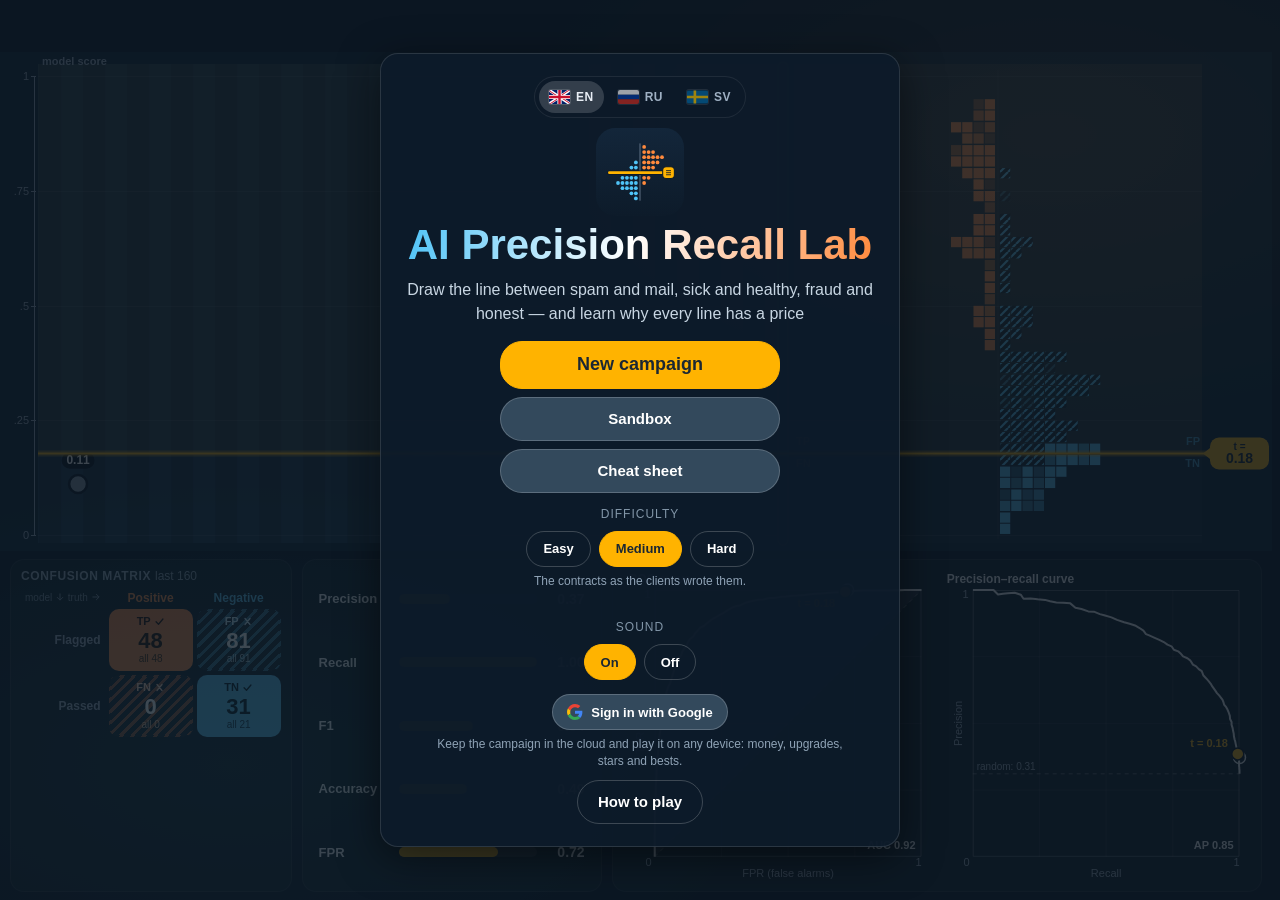
<file: index.html>
<!DOCTYPE html>
<html lang="en">
<head>
<meta charset="UTF-8">
<meta name="viewport" content="width=device-width, initial-scale=1.0, maximum-scale=1.0, user-scalable=no, viewport-fit=cover">
<meta name="mobile-web-app-capable" content="yes">
<meta name="apple-mobile-web-app-capable" content="yes">
<meta name="apple-mobile-web-app-status-bar-style" content="black-translucent">
<meta name="description" content="AI Precision Recall Lab — a browser game about the metrics of binary classification: drag one threshold line between spam and mail, sick and healthy, fraud and honest, and watch the confusion matrix, precision, recall, F1, ROC and PR curves change.">
<meta property="og:type" content="website">
<meta property="og:title" content="AI Precision Recall Lab">
<meta property="og:description" content="Draw the line between spam and mail, sick and healthy, fraud and honest — and learn why every line has a price.">
<meta property="og:url" content="https://gray0072.github.io/ai-precision-recall-lab/">
<meta property="og:image" content="https://gray0072.github.io/ai-precision-recall-lab/screenshot.png">
<meta property="og:image:width" content="1600">
<meta property="og:image:height" content="900">
<meta name="twitter:card" content="summary_large_image">
<title>AI Precision Recall Lab</title>
<link rel="icon" type="image/svg+xml" href="icon.svg?v=1">
<link rel="manifest" href="manifest.webmanifest?v=1">
<link rel="apple-touch-icon" href="apple-touch-icon.png?v=1">
<meta name="theme-color" content="#0d1b2a">
<link rel="stylesheet" href="styles.css?v=7">
</head>
<body>

<div id="banner" role="status" aria-live="polite"></div>

<div id="play" hidden>
  <div id="hud">
    <div class="hudLeft">
      <div class="chip" id="hudTitle"></div>
      <div class="chip" id="hudCount"></div>
      <div class="chip" id="hudMoney" hidden></div>
      <div class="chip goalChip" id="hudGoal" hidden></div>
      <div class="chip" id="hudMeter" hidden></div>
      <div class="chip" id="hudDesk" hidden></div>
      <div class="chip psiChip" id="hudPsi" hidden><span id="hudPsiText"></span><canvas id="hudPsiChart"></canvas></div>
      <div class="chip incidentChip" id="hudIncident" hidden></div>
    </div>
    <div class="hudRight">
      <button class="chip retrainBtn" id="retrainBtn" hidden></button>
      <button class="round" id="knobsBtn" aria-controls="sandboxPanel" aria-expanded="false">☰</button>
      <button class="round" id="soundBtn">🔊</button>
      <button class="round" id="pauseBtn">⏸</button>
    </div>
  </div>

  <div id="stage">
    <canvas id="beltCanvas"></canvas>
    <div id="tSlider" role="slider" tabindex="-1" aria-label="Threshold" aria-valuemin="0" aria-valuemax="1" aria-valuenow="0.50"></div>
  </div>

  <div id="live">
    <button class="btn toggle" id="liveSwap" data-i18n>Charts</button>
    <div class="liveBox" id="matrixBox">
      <div class="boxTitle"><span data-i18n>Confusion matrix</span> <span class="fine" id="matrixNote"></span></div>
      <table id="matrix">
        <tr><th class="corner"><span data-i18n>model</span> ↓ <span data-i18n>truth</span> →</th><th class="pos" data-i18n>Positive</th><th class="neg" data-i18n>Negative</th></tr>
        <tr><th data-i18n>Flagged</th><td data-cell="TP"></td><td data-cell="FP"></td></tr>
        <tr><th data-i18n>Passed</th><td data-cell="FN"></td><td data-cell="TN"></td></tr>
      </table>
    </div>
    <div class="liveBox" id="barsBox"></div>
    <div class="liveBox" id="chartsBox">
      <div class="chartTabs" role="tablist">
        <button class="btn toggle" data-tab="roc">ROC</button>
        <button class="btn toggle" data-tab="pr">PR</button>
        <button class="btn toggle" data-tab="profit" data-i18n>Profit</button>
        <button class="btn toggle" data-tab="calib" data-i18n>Calibration</button>
      </div>
      <div class="charts">
        <div class="chart" data-chart="roc"><canvas></canvas></div>
        <div class="chart" data-chart="pr"><canvas></canvas></div>
        <div class="chart" data-chart="profit"><canvas></canvas></div>
        <div class="chart" data-chart="calib"><canvas></canvas></div>
      </div>
    </div>
  </div>

  <aside id="sandboxPanel" hidden></aside>
</div>

<div id="tip" role="tooltip" hidden></div>

<div id="coach" role="dialog" aria-live="polite" hidden>
  <div class="coachText"></div>
  <div class="coachRow"><button class="btn default" id="coachBtn" data-i18n>Got it</button></div>
  <div class="coachArrow"></div>
</div>


<div id="overlay">
  <div class="panel" id="startPanel">
    <div class="langPick" role="group" aria-label="Language"></div>
    <img class="logoImg" src="icon.svg?v=1" alt="" width="88" height="88">
    <h1 class="logo" data-i18n>AI Precision Recall Lab</h1>
    <p class="tagline" data-i18n>Draw the line between spam and mail, sick and healthy, fraud and honest — and learn why every line has a price</p>
    <div class="btnCol">
      <button class="btn big" id="continueBtn" hidden data-i18n>Continue</button>
      <button class="btn big" id="newCampaignBtn" data-i18n>New campaign</button>
      <button class="btn" id="sandboxBtn" data-i18n>Sandbox</button>
      <button class="btn" id="cheatSheetBtn" data-i18n>Cheat sheet</button>
    </div>
    <p class="label" data-i18n>Difficulty</p>
    <div class="btnRow" id="difficultyRow">
      <button class="btn toggle" data-difficulty="easy" data-i18n>Easy</button>
      <button class="btn toggle" data-difficulty="medium" data-i18n>Medium</button>
      <button class="btn toggle" data-difficulty="hard" data-i18n>Hard</button>
    </div>
    <p class="fine" id="difficultyNote"></p>
    <p class="label" data-i18n>Sound</p>
    <div class="btnRow" id="soundRow">
      <button class="btn toggle" data-sound="on" data-i18n>On</button>
      <button class="btn toggle" data-sound="off" data-i18n>Off</button>
    </div>
    <div class="account" id="accountRow" hidden></div>
    <div class="btnRow">
      <button class="btn secondary" id="helpToggle" aria-expanded="false" aria-controls="help" data-i18n>How to play</button>
    </div>
    <div id="help" hidden>
      <p data-i18n>Items ride a conveyor belt at the height of their <b>model score</b>: 0 at the bottom, 1 at the top. One line, your <b>threshold</b>, decides: everything at or above it is flagged as <b class="pos">positive</b> (spam, fever, fraud…), everything below it passes as <b class="neg">negative</b>.</p>
      <p data-i18n>At the gate each item is revealed and drops onto the pile, and the pile <b>is</b> the confusion matrix: <b>TP</b> and <b>FP</b> above the line, <b>FN</b> and <b>TN</b> below it. Precision, recall and the ROC and PR curves follow every item.</p>
      <p data-i18n>Each client pays for right answers and fines you for mistakes. Find the line that earns the most and still meets the client's goal.</p>
      <p data-i18n>Point at a metric bar (or tap it) to see its formula with the live numbers and which cells of the matrix and which part of the pile it is made of. Tap it again for its cheat sheet card.</p>
      <p data-i18n><b>The Lab</b> opens after the first contract: spend the money you earn on more data and better features (the two humps of the pile move apart), calibration (the badges become probabilities), a drift monitor (it warns when the scores stop looking like the data the model was tested on, and lets you retrain once per contract) and a review desk.</p>
      <p data-i18n><b>Review desk:</b> a violet band under the threshold, with its own handle on the left. Items inside it go to people, who are always right but cost $1 each and can only take a few at a time; when the desk is full, the threshold decides. Tap or click an item on the belt to send it to the desk yourself.</p>
      <p data-i18n><b>Campaign:</b> a contract with at least one star opens the next. ★ goal met, ★★ also the profit target, ★★★ also 90 % of what the best fixed threshold would have earned on the same stream. Too many misses at the fever gate start an outbreak, and a contract whose money falls below its fee goes bankrupt: both end it early.</p>
      <p data-i18n><b>Top-k search:</b> each query is a column of pages, and the knob is <b>k</b>, how many of its best-scored pages are shown. The line jumps from column to column, between the k-th page and the next. Precision@k: how many of the k shown were relevant; Recall@k: how many of the relevant ones were shown.</p>
      <p data-i18n><b>Mouse and keyboard:</b> drag the handle, or press anywhere on the belt or the pile and drag; the wheel moves the line by 0.01. ↑ / ↓ or W / S move it by 0.01 (with Shift by 0.05), Page Up / Page Down by 0.10; in a top-k search they change k by one (with Shift by five). With the review desk, Q / A move the band's lower edge. Esc or P pauses.</p>
      <p data-i18n><b>Touch:</b> put a finger anywhere on the belt or the pile and slide it up or down: the line follows the movement, not the finger, so your thumb never covers the items. The large handle on the right can be dragged directly. On phones the game goes fullscreen.</p>
    </div>
  </div>

  <div class="panel" id="pausePanel" hidden>
    <h1 data-i18n>Paused</h1>
    <div class="btnCol">
      <button class="btn big default" id="resumeBtn" data-i18n>Continue</button>
      <button class="btn" id="restartBtn"></button>
      <button class="btn" id="pauseSheetBtn" data-i18n>Cheat sheet</button>
    </div>
    <p class="label" data-i18n>Sound</p>
    <div class="btnRow" id="pauseSoundRow">
      <button class="btn toggle" data-sound="on" data-i18n>On</button>
      <button class="btn toggle" data-sound="off" data-i18n>Off</button>
    </div>
    <div class="btnRow">
      <button class="btn secondary" id="quitBtn"></button>
    </div>
  </div>

  <div class="panel" id="confirmPanel" hidden>
    <h1 id="confirmTitle"></h1>
    <p class="tagline" id="confirmText"></p>
    <div class="btnRow">
      <button class="btn" id="confirmYes"></button>
      <button class="btn default" id="confirmNo" data-i18n>Cancel</button>
    </div>
  </div>

  <div class="panel wide" id="mapPanel" hidden>
    <div class="mapTop">
      <h1 data-i18n>Cutoff &amp; Co.</h1>
      <div class="mapMoney"><span class="chip" id="mapBalance"></span><span class="tag" id="mapTestSave" hidden data-i18n>test save</span></div>
    </div>
    <p class="fine mapNote" id="mapNote"></p>
    <div id="mapActs"></div>
    <div class="btnRow">
      <button class="btn" id="mapLabBtn" data-i18n>Lab</button>
      <button class="btn" id="mapSheetBtn" data-i18n>Cheat sheet</button>
      <button class="btn secondary" id="mapBackBtn" data-i18n>Back</button>
    </div>
  </div>

  <div class="panel wide" id="briefingPanel" hidden>
    <div id="briefing"></div>
    <div class="btnRow">
      <button class="btn big default" id="briefStartBtn" data-i18n>Start</button>
      <button class="btn secondary" id="briefBackBtn" data-i18n>Back to the map</button>
    </div>
  </div>

  <div class="panel wide" id="resultsPanel" hidden>
    <div class="langPick" role="group" aria-label="Language"></div>
    <div id="results"></div>
    <p class="label" data-i18n>Difficulty</p>
    <div class="btnRow" id="resultsDifficulty">
      <button class="btn toggle" data-difficulty="easy" data-i18n>Easy</button>
      <button class="btn toggle" data-difficulty="medium" data-i18n>Medium</button>
      <button class="btn toggle" data-difficulty="hard" data-i18n>Hard</button>
    </div>
    <div class="btnRow">
      <button class="btn big" id="resNextBtn" data-i18n>Next contract</button>
      <button class="btn" id="resRetryBtn" data-i18n>Retry</button>
      <button class="btn" id="resLabBtn" data-i18n>Lab</button>
      <button class="btn secondary" id="resMapBtn" data-i18n>Map</button>
    </div>
  </div>

  <div class="panel wide" id="glossaryPanel" hidden>
    <div class="glTop">
      <h1 data-i18n>Cheat sheet</h1>
      <input type="search" id="glSearch" autocomplete="off" spellcheck="false">
    </div>
    <div id="glGrid"></div>
    <div id="glCard" hidden></div>
    <div class="btnRow">
      <button class="btn default" id="glBackBtn" data-i18n>Back</button>
    </div>
  </div>

  <div class="panel wide" id="labPanel" hidden>
    <div class="mapTop">
      <h1 data-i18n>The Lab</h1>
      <div class="mapMoney"><span class="chip" id="labBalance"></span></div>
    </div>
    <p class="fine mapNote" id="labNote"></p>
    <div id="labFamilies"></div>
    <div id="labUpgrades"></div>
    <div class="btnRow">
      <button class="btn default" id="labBackBtn" data-i18n>Back</button>
    </div>
  </div>

  <div class="panel wide" id="endPanel" hidden>
    <div class="langPick" role="group" aria-label="Language"></div>
    <div id="endCard"></div>
    <div class="btnRow">
      <button class="btn big" id="endHardBtn" data-i18n>Play again on Hard</button>
      <button class="btn" id="endMapBtn" data-i18n>Map</button>
      <button class="btn secondary" id="endStartBtn" data-i18n>Start screen</button>
    </div>
  </div>

  <div class="panel" id="placeholderPanel" hidden>
    <h1 id="placeholderTitle"></h1>
    <p class="tagline" id="placeholderText"></p>
    <div class="btnRow">
      <button class="btn default" id="backBtn" data-i18n>Back</button>
    </div>
  </div>
</div>

<canvas id="fx" aria-hidden="true"></canvas>

<script src="lib/supabase.min.js?v=1"></script>
<script src="constants.js?v=6"></script>
<script src="data/icons.js?v=5"></script>
<script src="data/scenarios.js?v=2"></script>
<script src="data/contracts.js?v=3"></script>
<script src="data/upgrades.js?v=1"></script>
<script src="data/glossary.js?v=2"></script>
<script src="data/quiz.js?v=1"></script>
<script src="data/coach.js?v=3"></script>
<script src="data/lang-ru.js?v=2"></script>
<script src="data/lang-sv.js?v=2"></script>
<script src="core/utils.js?v=1"></script>
<script src="core/rng.js?v=1"></script>
<script src="core/events.js?v=1"></script>
<script src="core/i18n.js?v=2"></script>
<script src="core/storage.js?v=1"></script>
<script src="core/audio.js?v=2"></script>
<script src="core/input.js?v=4"></script>
<script src="core/cursor.js?v=1"></script>
<script src="core/icons.js?v=1"></script>
<script src="core/update.js?v=1"></script>
<script src="core/cloud.js?v=1"></script>
<script src="sim/state.js?v=5"></script>
<script src="sim/model.js?v=2"></script>
<script src="sim/stream.js?v=5"></script>
<script src="sim/metrics.js?v=3"></script>
<script src="sim/contract.js?v=4"></script>
<script src="sim/incidents.js?v=2"></script>
<script src="sim/review.js?v=1"></script>
<script src="sim/topk.js?v=1"></script>
<script src="sim/sandbox.js?v=3"></script>
<script src="sim/demo.js?v=1"></script>
<script src="campaign.js?v=3"></script>
<script src="art/palette.js?v=1"></script>
<script src="art/items.js?v=1"></script>
<script src="art/clients.js?v=1"></script>
<script src="render/render.js?v=4"></script>
<script src="render/belt.js?v=3"></script>
<script src="render/pile.js?v=2"></script>
<script src="ui/screens.js?v=6"></script>
<script src="ui/hud.js?v=4"></script>
<script src="ui/livepanel.js?v=3"></script>
<script src="ui/charts.js?v=4"></script>
<script src="ui/sandboxpanel.js?v=3"></script>
<script src="ui/coach.js?v=3"></script>
<script src="ui/glossary.js?v=1"></script>
<script src="ui/map.js?v=2"></script>
<script src="ui/briefing.js?v=3"></script>
<script src="ui/results.js?v=4"></script>
<script src="ui/lab.js?v=1"></script>
<script src="ui/fireworks.js?v=1"></script>
<script src="ui/endcard.js?v=2"></script>
<script src="ui/sounds.js?v=1"></script>
<script src="game.js?v=7"></script>
</body>
</html>
</file>
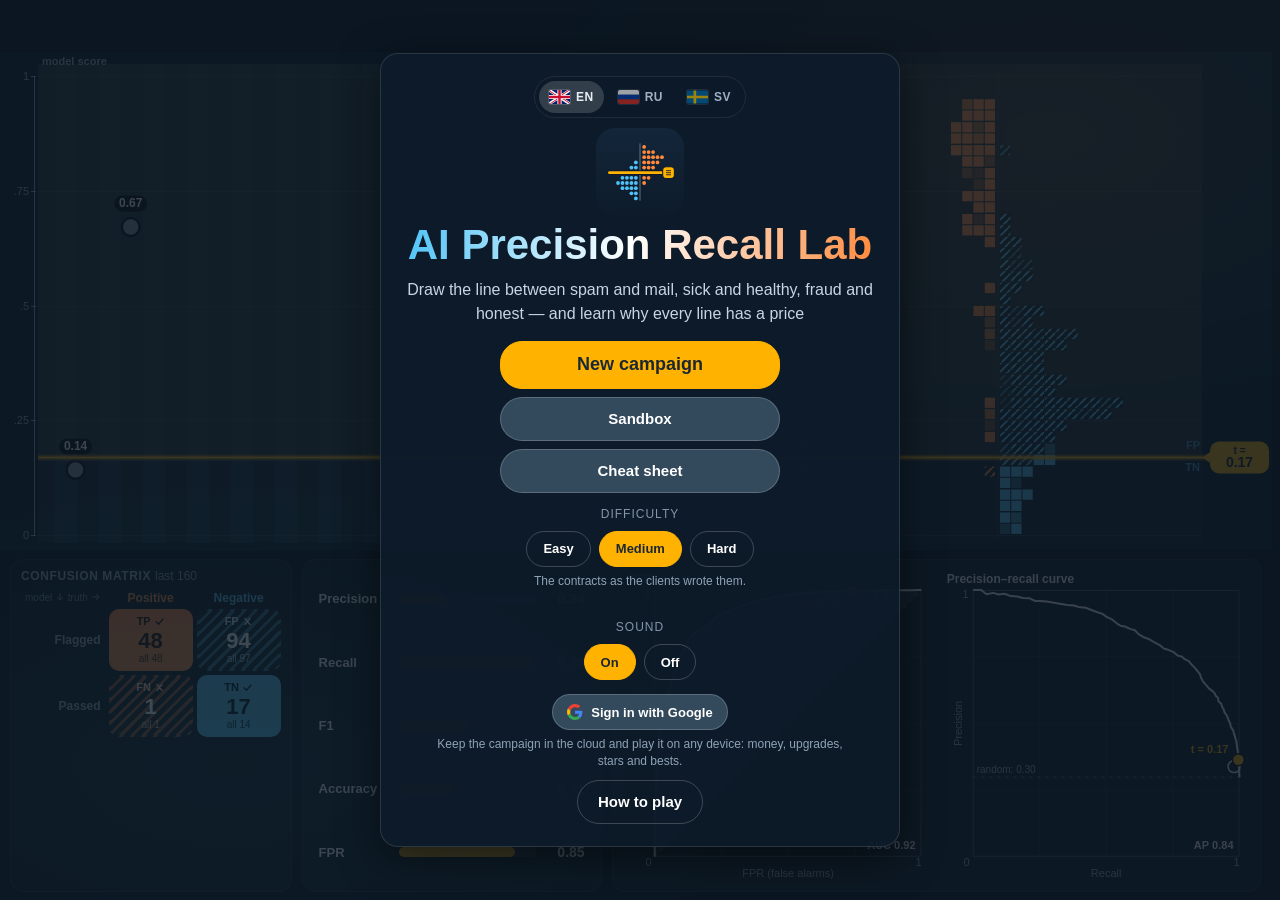
<file: web/index.html>
<!DOCTYPE html>
<html lang="en">
<head>
<meta charset="UTF-8">
<meta name="viewport" content="width=device-width, initial-scale=1.0, maximum-scale=1.0, user-scalable=no, viewport-fit=cover">
<meta name="mobile-web-app-capable" content="yes">
<meta name="apple-mobile-web-app-capable" content="yes">
<meta name="apple-mobile-web-app-status-bar-style" content="black-translucent">
<meta name="description" content="AI Precision Recall Lab — a browser game about the metrics of binary classification: drag one threshold line between spam and mail, sick and healthy, fraud and honest, and watch the confusion matrix, precision, recall, F1, ROC and PR curves change.">
<meta property="og:type" content="website">
<meta property="og:title" content="AI Precision Recall Lab">
<meta property="og:description" content="Draw the line between spam and mail, sick and healthy, fraud and honest — and learn why every line has a price.">
<meta property="og:url" content="https://gray0072.github.io/ai-precision-recall-lab/">
<meta property="og:image" content="https://gray0072.github.io/ai-precision-recall-lab/screenshot.png">
<meta property="og:image:width" content="1600">
<meta property="og:image:height" content="900">
<meta name="twitter:card" content="summary_large_image">
<title>AI Precision Recall Lab</title>
<link rel="icon" type="image/svg+xml" href="icon.svg?v=1">
<link rel="manifest" href="manifest.webmanifest?v=1">
<link rel="apple-touch-icon" href="apple-touch-icon.png?v=1">
<meta name="theme-color" content="#0d1b2a">
<link rel="stylesheet" href="styles.css?v=9">
</head>
<body>

<div id="banner" role="status" aria-live="polite"></div>

<div id="play" hidden>
  <div id="hud">
    <div class="hudLeft">
      <div class="chip" id="hudTitle"></div>
      <div class="chip" id="hudCount"></div>
      <div class="chip" id="hudMoney" hidden></div>
      <div class="chip goalChip" id="hudGoal" hidden></div>
      <div class="chip" id="hudMeter" hidden></div>
      <div class="chip" id="hudDesk" hidden></div>
      <div class="chip psiChip" id="hudPsi" hidden><span id="hudPsiText"></span><canvas id="hudPsiChart"></canvas></div>
      <div class="chip incidentChip" id="hudIncident" hidden></div>
    </div>
    <div class="hudRight">
      <button class="chip retrainBtn" id="retrainBtn" hidden></button>
      <button class="round" id="knobsBtn" aria-controls="sandboxPanel" aria-expanded="false">☰</button>
      <button class="round speedBtn" id="speedBtn" aria-pressed="false" hidden>×2</button>
      <button class="round" id="soundBtn">🔊</button>
      <button class="round" id="pauseBtn">⏸</button>
    </div>
  </div>

  <div id="stage">
    <canvas id="beltCanvas"></canvas>
    <div id="tSlider" role="slider" tabindex="-1" aria-label="Threshold" aria-valuemin="0" aria-valuemax="1" aria-valuenow="0.50"></div>
  </div>

  <div id="live">
    <button class="btn toggle" id="liveSwap" data-i18n>Charts</button>
    <div class="liveBox" id="matrixBox">
      <div class="boxTitle"><span data-i18n>Confusion matrix</span> <span class="fine" id="matrixNote"></span></div>
      <table id="matrix">
        <tr><th class="corner"><span data-i18n>model</span> ↓ <span data-i18n>truth</span> →</th><th class="pos" data-i18n>Positive</th><th class="neg" data-i18n>Negative</th></tr>
        <tr><th data-i18n>Flagged</th><td data-cell="TP"></td><td data-cell="FP"></td></tr>
        <tr><th data-i18n>Passed</th><td data-cell="FN"></td><td data-cell="TN"></td></tr>
      </table>
    </div>
    <div class="liveBox" id="barsBox"></div>
    <div class="liveBox" id="chartsBox">
      <div class="chartTabs" role="tablist">
        <button class="btn toggle" data-tab="roc">ROC</button>
        <button class="btn toggle" data-tab="pr">PR</button>
        <button class="btn toggle" data-tab="profit" data-i18n>Profit</button>
        <button class="btn toggle" data-tab="calib" data-i18n>Calibration</button>
      </div>
      <div class="charts">
        <div class="chart" data-chart="roc"><canvas></canvas></div>
        <div class="chart" data-chart="pr"><canvas></canvas></div>
        <div class="chart" data-chart="profit"><canvas></canvas></div>
        <div class="chart" data-chart="calib"><canvas></canvas></div>
      </div>
    </div>
  </div>

  <aside id="sandboxPanel" hidden></aside>
</div>

<div id="tip" role="tooltip" hidden></div>

<div id="coach" role="dialog" aria-live="polite" hidden>
  <div class="coachText"></div>
  <div class="coachRow"><button class="btn default" id="coachBtn" data-i18n>Got it</button></div>
  <div class="coachArrow"></div>
</div>


<div id="overlay">
  <div class="panel" id="startPanel">
    <div class="langPick" role="group" aria-label="Language"></div>
    <img class="logoImg" src="icon.svg?v=1" alt="" width="88" height="88">
    <h1 class="logo" data-i18n>AI Precision Recall Lab</h1>
    <p class="tagline" data-i18n>Draw the line between spam and mail, sick and healthy, fraud and honest — and learn why every line has a price</p>
    <div class="btnCol">
      <button class="btn big" id="continueBtn" hidden data-i18n>Continue</button>
      <button class="btn big" id="newCampaignBtn" data-i18n>New campaign</button>
      <button class="btn" id="sandboxBtn" data-i18n>Sandbox</button>
      <button class="btn" id="cheatSheetBtn" data-i18n>Cheat sheet</button>
    </div>
    <p class="label" data-i18n>Difficulty</p>
    <div class="btnRow" id="difficultyRow">
      <button class="btn toggle" data-difficulty="easy" data-i18n>Easy</button>
      <button class="btn toggle" data-difficulty="medium" data-i18n>Medium</button>
      <button class="btn toggle" data-difficulty="hard" data-i18n>Hard</button>
    </div>
    <p class="fine" id="difficultyNote"></p>
    <p class="label" data-i18n>Sound</p>
    <div class="btnRow" id="soundRow">
      <button class="btn toggle" data-sound="on" data-i18n>On</button>
      <button class="btn toggle" data-sound="off" data-i18n>Off</button>
    </div>
    <div class="account" id="accountRow" hidden></div>
    <div class="btnRow">
      <button class="btn secondary" id="helpToggle" aria-expanded="false" aria-controls="help" data-i18n>How to play</button>
    </div>
    <div id="help" hidden>
      <p data-i18n>Items ride a conveyor belt at the height of their <b>model score</b>: 0 at the bottom, 1 at the top. One line, your <b>threshold</b>, decides: everything at or above it is flagged as <b class="pos">positive</b> (spam, fever, fraud…), everything below it passes as <b class="neg">negative</b>.</p>
      <p data-i18n>At the gate each item is revealed and drops onto the pile, and the pile <b>is</b> the confusion matrix: <b>TP</b> and <b>FP</b> above the line, <b>FN</b> and <b>TN</b> below it. Precision, recall and the ROC and PR curves follow every item.</p>
      <p data-i18n>Each client pays for right answers and fines you for mistakes. Find the line that earns the most and still meets the client's goal.</p>
      <p data-i18n>Point at a metric bar (or tap it) to see its formula with the live numbers and which cells of the matrix and which part of the pile it is made of. Tap it again for its cheat sheet card.</p>
      <p data-i18n><b>The Lab</b> opens after the first contract: spend the money you earn on more data and better features (the two humps of the pile move apart), calibration (the badges become probabilities), a drift monitor (it warns when the scores stop looking like the data the model was tested on, and lets you retrain once per contract) and a review desk.</p>
      <p data-i18n><b>Review desk:</b> a violet band under the threshold, with its own handle on the left. Items inside it go to people, who are always right but cost $1 each and can only take a few at a time; when the desk is full, the threshold decides. Tap or click an item on the belt to send it to the desk yourself.</p>
      <p data-i18n><b>Campaign:</b> a contract with at least one star opens the next. ★ goal met, ★★ also the profit target, ★★★ also 90 % of what the best fixed threshold would have earned on the same stream. Too many misses at the fever gate start an outbreak, and a contract whose money falls below its fee goes bankrupt: both end it early.</p>
      <p data-i18n><b>Top-k search:</b> each query is a column of pages, and the knob is <b>k</b>, how many of its best-scored pages are shown. The line jumps from column to column, between the k-th page and the next. Precision@k: how many of the k shown were relevant; Recall@k: how many of the relevant ones were shown.</p>
      <p data-i18n><b>Mouse and keyboard:</b> drag the handle, or press anywhere on the belt or the pile and drag; the wheel moves the line by 0.01. ↑ / ↓ or W / S move it by 0.01 (with Shift by 0.05), Page Up / Page Down by 0.10; in a top-k search they change k by one (with Shift by five). With the review desk, Q / A move the band's lower edge. Esc or P pauses.</p>
      <p data-i18n><b>Touch:</b> put a finger anywhere on the belt or the pile and slide it up or down: the line follows the movement, not the finger, so your thumb never covers the items. The large handle on the right can be dragged directly. On phones the game goes fullscreen.</p>
    </div>
  </div>

  <div class="panel" id="pausePanel" hidden>
    <h1 data-i18n>Paused</h1>
    <div class="btnCol">
      <button class="btn big default" id="resumeBtn" data-i18n>Continue</button>
      <button class="btn" id="restartBtn"></button>
      <button class="btn" id="pauseSheetBtn" data-i18n>Cheat sheet</button>
    </div>
    <p class="label" data-i18n>Sound</p>
    <div class="btnRow" id="pauseSoundRow">
      <button class="btn toggle" data-sound="on" data-i18n>On</button>
      <button class="btn toggle" data-sound="off" data-i18n>Off</button>
    </div>
    <div class="btnRow">
      <button class="btn secondary" id="quitBtn"></button>
    </div>
  </div>

  <div class="panel" id="confirmPanel" hidden>
    <h1 id="confirmTitle"></h1>
    <p class="tagline" id="confirmText"></p>
    <div class="btnRow">
      <button class="btn" id="confirmYes"></button>
      <button class="btn default" id="confirmNo" data-i18n>Cancel</button>
    </div>
  </div>

  <div class="panel wide" id="mapPanel" hidden>
    <div class="mapTop">
      <h1 data-i18n>Cutoff &amp; Co.</h1>
      <div class="mapMoney"><span class="chip" id="mapBalance"></span><span class="tag" id="mapTestSave" hidden data-i18n>test save</span></div>
    </div>
    <p class="fine mapNote" id="mapNote"></p>
    <div id="mapActs"></div>
    <div class="btnRow">
      <button class="btn" id="mapLabBtn" data-i18n>Lab</button>
      <button class="btn" id="mapSheetBtn" data-i18n>Cheat sheet</button>
      <button class="btn secondary" id="mapBackBtn" data-i18n>Back</button>
    </div>
  </div>

  <div class="panel wide" id="briefingPanel" hidden>
    <div id="briefing"></div>
    <div class="btnRow">
      <button class="btn big default" id="briefStartBtn" data-i18n>Start</button>
      <button class="btn secondary" id="briefBackBtn" data-i18n>Back to the map</button>
    </div>
  </div>

  <div class="panel wide" id="resultsPanel" hidden>
    <div class="langPick" role="group" aria-label="Language"></div>
    <div id="results"></div>
    <p class="label" data-i18n>Difficulty</p>
    <div class="btnRow" id="resultsDifficulty">
      <button class="btn toggle" data-difficulty="easy" data-i18n>Easy</button>
      <button class="btn toggle" data-difficulty="medium" data-i18n>Medium</button>
      <button class="btn toggle" data-difficulty="hard" data-i18n>Hard</button>
    </div>
    <div class="btnRow">
      <button class="btn big" id="resNextBtn" data-i18n>Next contract</button>
      <button class="btn" id="resRetryBtn" data-i18n>Retry</button>
      <button class="btn" id="resLabBtn" data-i18n>Lab</button>
      <button class="btn secondary" id="resMapBtn" data-i18n>Map</button>
    </div>
  </div>

  <div class="panel wide" id="glossaryPanel" hidden>
    <div class="glTop">
      <h1 data-i18n>Cheat sheet</h1>
      <input type="search" id="glSearch" autocomplete="off" spellcheck="false">
    </div>
    <div id="glGrid"></div>
    <div id="glCard" hidden></div>
    <div class="btnRow">
      <button class="btn default" id="glBackBtn" data-i18n>Back</button>
    </div>
  </div>

  <div class="panel wide" id="labPanel" hidden>
    <div class="mapTop">
      <h1 data-i18n>The Lab</h1>
      <div class="mapMoney"><span class="chip" id="labBalance"></span></div>
    </div>
    <p class="fine mapNote" id="labNote"></p>
    <div id="labFamilies"></div>
    <div id="labUpgrades"></div>
    <div class="btnRow">
      <button class="btn default" id="labBackBtn" data-i18n>Back</button>
    </div>
  </div>

  <div class="panel wide" id="endPanel" hidden>
    <div class="langPick" role="group" aria-label="Language"></div>
    <div id="endCard"></div>
    <div class="btnRow">
      <button class="btn big" id="endHardBtn" data-i18n>Play again on Hard</button>
      <button class="btn" id="endMapBtn" data-i18n>Map</button>
      <button class="btn secondary" id="endStartBtn" data-i18n>Start screen</button>
    </div>
  </div>

  <div class="panel" id="placeholderPanel" hidden>
    <h1 id="placeholderTitle"></h1>
    <p class="tagline" id="placeholderText"></p>
    <div class="btnRow">
      <button class="btn default" id="backBtn" data-i18n>Back</button>
    </div>
  </div>
</div>

<canvas id="fx" aria-hidden="true"></canvas>

<script src="lib/supabase.min.js?v=1"></script>
<script src="constants.js?v=7"></script>
<script src="data/icons.js?v=5"></script>
<script src="data/scenarios.js?v=2"></script>
<script src="data/contracts.js?v=3"></script>
<script src="data/upgrades.js?v=1"></script>
<script src="data/glossary.js?v=2"></script>
<script src="data/quiz.js?v=1"></script>
<script src="data/coach.js?v=3"></script>
<script src="data/lang-ru.js?v=3"></script>
<script src="data/lang-sv.js?v=3"></script>
<script src="core/utils.js?v=1"></script>
<script src="core/rng.js?v=1"></script>
<script src="core/events.js?v=1"></script>
<script src="core/i18n.js?v=2"></script>
<script src="core/storage.js?v=1"></script>
<script src="core/audio.js?v=2"></script>
<script src="core/input.js?v=4"></script>
<script src="core/cursor.js?v=1"></script>
<script src="core/icons.js?v=1"></script>
<script src="core/update.js?v=1"></script>
<script src="core/offline.js?v=1"></script>
<script src="core/cloud.js?v=1"></script>
<script src="sim/state.js?v=6"></script>
<script src="sim/model.js?v=2"></script>
<script src="sim/stream.js?v=5"></script>
<script src="sim/metrics.js?v=3"></script>
<script src="sim/contract.js?v=4"></script>
<script src="sim/incidents.js?v=2"></script>
<script src="sim/review.js?v=1"></script>
<script src="sim/topk.js?v=1"></script>
<script src="sim/sandbox.js?v=3"></script>
<script src="sim/demo.js?v=1"></script>
<script src="campaign.js?v=3"></script>
<script src="art/palette.js?v=1"></script>
<script src="art/items.js?v=1"></script>
<script src="art/clients.js?v=1"></script>
<script src="render/render.js?v=4"></script>
<script src="render/belt.js?v=3"></script>
<script src="render/pile.js?v=2"></script>
<script src="ui/screens.js?v=6"></script>
<script src="ui/hud.js?v=5"></script>
<script src="ui/livepanel.js?v=4"></script>
<script src="ui/charts.js?v=4"></script>
<script src="ui/sandboxpanel.js?v=3"></script>
<script src="ui/coach.js?v=3"></script>
<script src="ui/glossary.js?v=1"></script>
<script src="ui/map.js?v=2"></script>
<script src="ui/briefing.js?v=3"></script>
<script src="ui/results.js?v=4"></script>
<script src="ui/lab.js?v=3"></script>
<script src="ui/fireworks.js?v=1"></script>
<script src="ui/endcard.js?v=2"></script>
<script src="ui/sounds.js?v=1"></script>
<script src="game.js?v=9"></script>
</body>
</html>
</file>
<file: styles.css>
/* AI Precision Recall Lab — every style of the page: the palette tokens (spec 04 §1), the ivan components
   (buttons, chips, panels, the overlay, the banner, the language switcher), the screens, the play screen in its
   three layouts (04 §4.2: desktop, phone landscape, phone portrait), the live panel (matrix, metric bars,
   charts, the formula tooltip) and the sandbox's knobs. Canvas code takes the same colours from art/palette.js. */

:root {
  --bg: #0d1b2a;
  --bg-play: #13263a;
  --belt-a: #1c3348;
  --belt-b: #223d55;
  --panel: rgba(13, 27, 42, 0.95);
  --panel-border: rgba(255, 255, 255, 0.12);
  --chip: rgba(13, 27, 42, 0.82);
  --chip-border: rgba(255, 255, 255, 0.1);
  --text: #eef3f7;
  --muted: #9fb0c3;
  --accent: #ffb300;
  --accent-hover: #ffc233;
  --focus: rgba(255, 213, 79, 0.6);
  --pos: #ff8a3d;
  --neg: #4fc3f7;
  --good: #7bd88f;
  --warn: #ffd54f;
  --bad: #ff6b5e;
  --review: #b39ddb;
  --btn: #33495c;
  --btn-hover: #3f5a71;
  --on-accent: #1b2733;
}

html, body {
  margin: 0;
  padding: 0;
  overflow: hidden;
  width: 100%;
  height: 100%;
  background: var(--bg);
  color: var(--text);
  font-family: 'Segoe UI', Arial, sans-serif;
  overscroll-behavior: none;
  -webkit-user-select: none;
  user-select: none;
  -webkit-touch-callout: none;
  -webkit-tap-highlight-color: transparent;
}
body {
  /* a quiet hint of the two classes behind the menu until the attract demo (I06) runs there */
  background:
    radial-gradient(ellipse 60% 45% at 18% 85%, rgba(79, 195, 247, 0.10), transparent 70%),
    radial-gradient(ellipse 60% 45% at 82% 15%, rgba(255, 138, 61, 0.10), transparent 70%),
    var(--bg);
}
html.cursor-hidden, html.cursor-hidden * { cursor: none !important; }
canvas { display: block; touch-action: none; }
button { font-family: inherit; touch-action: manipulation; }
[hidden] { display: none !important; }
.num { font-variant-numeric: tabular-nums; }
.pos { color: var(--pos); }
.neg { color: var(--neg); }

/* ---------- HUD pieces (the HUD itself comes with the play screen) ---------- */
.chip {
  display: flex;
  align-items: center;
  gap: 6px;
  height: 36px;
  padding: 0 12px;
  border-radius: 18px;
  background: var(--chip);
  border: 1px solid var(--chip-border);
  color: #fff;
  font-size: 15px;
  white-space: nowrap;
  pointer-events: auto;
  box-sizing: border-box;
}
.chip b { font-variant-numeric: tabular-nums; }
button.chip { cursor: pointer; font-size: 15px; }
button.chip:hover { background: rgba(30, 50, 70, 0.92); }
.round {
  width: 38px;
  height: 38px;
  padding: 0;
  border-radius: 50%;
  border: 1px solid rgba(255, 255, 255, 0.15);
  background: var(--chip);
  color: #fff;
  font-size: 18px;
  cursor: pointer;
  pointer-events: auto;
  display: flex;
  align-items: center;
  justify-content: center;
}
.round:hover { background: rgba(30, 50, 70, 0.92); }
.round.on { background: var(--accent); border-color: var(--accent); color: var(--on-accent); }

/* ---------- the banner ---------- */
#banner {
  position: fixed;
  left: 50%;
  bottom: calc(24px + env(safe-area-inset-bottom));
  transform: translateX(-50%);
  max-width: 90vw;
  padding: 8px 18px;
  border-radius: 20px;
  background: rgba(13, 27, 42, 0.9);
  border: 1px solid var(--chip-border);
  font-size: 15px;
  text-align: center;
  opacity: 0;
  transition: opacity 0.3s;
  pointer-events: none;
  z-index: 40;
}
#banner.on { opacity: 1; }

/* ---------- the screens ---------- */
#overlay {
  position: fixed;
  inset: 0;
  display: flex;
  padding: calc(16px + env(safe-area-inset-top)) calc(16px + env(safe-area-inset-right))
           calc(16px + env(safe-area-inset-bottom)) calc(16px + env(safe-area-inset-left));
  box-sizing: border-box;
  background: rgba(10, 20, 30, 0.55);
  z-index: 20;
  overflow-y: auto;
}
.panel {
  width: 520px;
  max-width: 100%;
  margin: auto;
  padding: 22px 26px;
  border-radius: 18px;
  background: var(--panel);
  border: 1px solid var(--panel-border);
  box-shadow: 0 10px 40px rgba(0, 0, 0, 0.5);
  text-align: center;
  box-sizing: border-box;
}
.panel h1 { margin: 6px 0 10px; font-size: 28px; }
/* the language switcher (04 §8, from ivan): EN · RU · SV with flags, at the top of the start screen, the
   results and the end card */
.langPick {
  display: flex;
  width: max-content;
  gap: 4px;
  margin: 0 auto 4px;
  padding: 4px;
  border-radius: 22px;
  background: var(--chip);
  border: 1px solid var(--chip-border);
}
.langPick button {
  display: flex;
  align-items: center;
  gap: 6px;
  height: 32px;
  padding: 0 10px;
  border: 0;
  border-radius: 16px;
  background: none;
  color: var(--muted);
  font: 600 12px 'Segoe UI', Arial, sans-serif;
  letter-spacing: 0.04em;
  cursor: pointer;
}
.langPick button:hover { background: rgba(255, 255, 255, 0.08); color: var(--text); }
.langPick button[aria-pressed="true"] { background: rgba(255, 255, 255, 0.16); color: var(--text); }
.langPick button:focus-visible { outline: 2px solid var(--focus); outline-offset: 1px; }
.langPick img {
  width: 21px;
  height: 14px;
  border-radius: 2px;
  box-shadow: 0 0 0 1px rgba(255, 255, 255, 0.15);
  opacity: 0.6;
}
.langPick button:hover img,
.langPick button[aria-pressed="true"] img { opacity: 1; }
.logoImg { display: block; width: 88px; height: 88px; margin: 6px auto 4px; }
.panel h1.logo {
  font-size: clamp(28px, 6.5vw, 42px);
  font-weight: 900;
  line-height: 1.1;
  background: linear-gradient(100deg, var(--neg) 0%, #fff 48%, var(--pos) 100%);
  -webkit-background-clip: text;
  background-clip: text;
  color: transparent;
}
.tagline { color: #c8d6e3; margin: 0 0 16px; line-height: 1.45; }
.label { margin: 14px 0 6px; font-size: 12px; text-transform: uppercase; letter-spacing: 1px; color: #8296a8; }
.fine { font-size: 12px; color: #8fa3b6; margin: 6px 0; line-height: 1.4; min-height: 2.8em; }
.btnRow { display: flex; flex-wrap: wrap; justify-content: center; gap: 8px; margin-top: 10px; align-items: center; }
.btnCol { display: flex; flex-direction: column; gap: 8px; max-width: 280px; margin: 0 auto; }
.btn {
  min-height: 44px;
  padding: 0 20px;
  border: 1px solid rgba(255, 255, 255, 0.2);
  border-radius: 22px;
  background: var(--btn);
  color: #fff;
  font-size: 15px;
  font-weight: 600;
  cursor: pointer;
}
.btn:hover, .btn:focus-visible { background: var(--btn-hover); outline: none; }
.btn:focus-visible { box-shadow: 0 0 0 3px var(--focus); }
.btn.default { background: var(--accent); border-color: var(--accent); color: var(--on-accent); }
.btn.default:hover, .btn.default:focus-visible { background: var(--accent-hover); }
.btn.secondary { background: transparent; }
.btn.secondary:hover, .btn.secondary:focus-visible { background: rgba(255, 255, 255, 0.08); }
.btn.big { min-height: 48px; font-size: 18px; padding: 0 36px; }
.btn.toggle { min-height: 36px; padding: 0 16px; font-size: 13px; background: transparent; }
.btn.toggle.on { background: var(--accent); border-color: var(--accent); color: var(--on-accent); }
.btn.small { min-height: 36px; padding: 0 14px; font-size: 13px; }

/* the start screen's account row: the cloud copy of the campaign (core/cloud.js) */
.account { display: flex; flex-wrap: wrap; justify-content: center; align-items: center; gap: 6px 10px; margin: 14px auto 0; max-width: 420px; }
.account .fine { flex-basis: 100%; margin: 0; min-height: 0; text-align: center; overflow-wrap: anywhere; }
.btn.cloudIn { display: inline-flex; align-items: center; gap: 8px; }
.gLogo { width: 16px; height: 16px; flex: none; }
.cloudState { display: inline-flex; align-items: center; gap: 7px; color: #c3d1de; font-size: 13px; }
.cloudState::before { content: ''; width: 8px; height: 8px; border-radius: 50%; background: #6f8193; flex: none; }
.cloudState.synced::before { background: #7de08a; }
.cloudState.syncing::before { background: #9fb3c6; }
.cloudState.error::before, .cloudState.signedOut::before { background: #f0c36a; }
#help { text-align: left; font-size: 14px; line-height: 1.5; color: #c8d6e3; margin-top: 10px; }
#help p { margin: 8px 0; }

/* the language switcher (from I07): the same pill as the ivan gallery's */
.langPick {
  display: inline-flex;
  gap: 4px;
  padding: 4px;
  border-radius: 22px;
  background: rgba(13, 27, 42, 0.85);
  border: 1px solid rgba(255, 255, 255, 0.08);
}
.langPick button {
  display: flex;
  align-items: center;
  gap: 6px;
  height: 32px;
  padding: 0 10px;
  border: 0;
  border-radius: 16px;
  background: none;
  color: var(--muted);
  font: 600 12px 'Segoe UI', Arial, sans-serif;
  letter-spacing: 0.04em;
  cursor: pointer;
}
.langPick button:hover { background: rgba(255, 255, 255, 0.08); color: #e8eef5; }
.langPick button[aria-pressed="true"] { background: rgba(255, 255, 255, 0.16); color: #e8eef5; }
.langPick img { width: 21px; height: 14px; border-radius: 2px; box-shadow: 0 0 0 1px rgba(255, 255, 255, 0.15); opacity: 0.6; }
.langPick button:hover img,
.langPick button[aria-pressed="true"] img { opacity: 1; }

/* ---------- the play screen (04 §4): HUD, the belt canvas, the live panel, the sandbox's knobs ---------- */
#play {
  position: fixed;
  inset: 0;
  display: grid;
  gap: 8px;
  padding: env(safe-area-inset-top) env(safe-area-inset-right) env(safe-area-inset-bottom) env(safe-area-inset-left);
  box-sizing: border-box;
  background: var(--bg);
  z-index: 10;
}
#play.desktop {
  grid-template: "hud hud" auto "stage side" 60fr "live side" 40fr / minmax(0, 1fr) auto;
  padding-bottom: calc(8px + env(safe-area-inset-bottom));
}
#play.landscape { grid-template: "hud hud" auto "stage live" minmax(0, 1fr) / 62fr 38fr; gap: 6px; }
#play.portrait { grid-template: "hud" auto "stage" 45fr "live" 55fr / minmax(0, 1fr); gap: 6px; }
#hud {
  grid-area: hud;
  display: flex;
  justify-content: space-between;
  align-items: center;
  gap: 8px;
  padding: 6px 10px 0;
  min-width: 0;
}
.hudLeft, .hudRight { display: flex; gap: 6px; align-items: center; min-width: 0; }
.hudLeft .chip { overflow: hidden; text-overflow: ellipsis; }
#stage { grid-area: stage; position: relative; min-height: 0; min-width: 0; }
#beltCanvas { width: 100%; height: 100%; }
#tSlider { position: absolute; right: 0; width: 60px; height: 36px; pointer-events: none; }
#live {
  grid-area: live;
  min-height: 0;
  min-width: 0;
  display: flex;
  gap: 10px;
  padding: 0 10px;
  box-sizing: border-box;
}
.liveBox {
  background: rgba(255, 255, 255, 0.03);
  border: 1px solid rgba(255, 255, 255, 0.07);
  border-radius: 14px;
  padding: 8px 10px;
  box-sizing: border-box;
  min-width: 0;
  min-height: 0;
}
.boxTitle {
  font-size: 12px;
  font-weight: 700;
  color: var(--muted);
  text-transform: uppercase;
  letter-spacing: 0.6px;
  margin-bottom: 6px;
  white-space: nowrap;
}
.boxTitle .fine { text-transform: none; letter-spacing: 0; font-weight: 400; min-height: 0; margin: 0; }
#liveSwap { display: none; }

/* the confusion matrix: rows = what the model said, columns = the truth; the outcome code of 04 §1 */
#matrixBox { flex: 0 0 auto; }
#matrix { border-collapse: separate; border-spacing: 4px; margin: -4px; }
#matrix th { font-size: 12px; font-weight: 600; color: var(--muted); padding: 0 4px; text-align: center; }
#matrix tr > th:first-child { text-align: right; }
#matrix th.corner { font-size: 10px; font-weight: 400; color: #7d8fa2; line-height: 1.2; }
#matrix th.pos { color: var(--pos); }
#matrix th.neg { color: var(--neg); }
#matrix td {
  width: 84px;
  height: 62px;
  border-radius: 10px;
  text-align: center;
  vertical-align: middle;
  padding: 2px 4px;
  box-sizing: border-box;
  border: 2px solid transparent;
  transition: opacity 0.15s, border-color 0.15s;
  line-height: 1.15;
}
#matrix td b { display: block; font-size: 22px; font-variant-numeric: tabular-nums; }
#matrix td small { display: block; font-size: 10px; opacity: 0.8; font-variant-numeric: tabular-nums; }
#matrix td .cName { display: block; font-size: 11px; font-weight: 700; }
#matrix td[data-cell="TP"] { background: var(--pos); color: #2a1406; }
#matrix td[data-cell="TN"] { background: var(--neg); color: #062130; }
#matrix td[data-cell="FN"] { background: repeating-linear-gradient(-45deg, rgba(255, 138, 61, 0.55) 0 3px, #1a2633 3px 8px); color: #ffd2b5; }
#matrix td[data-cell="FP"] { background: repeating-linear-gradient(-45deg, rgba(79, 195, 247, 0.5) 0 3px, #1a2633 3px 8px); color: #c7ecfc; }
#matrix td[data-cell="FN"] b, #matrix td[data-cell="FP"] b { color: #fff; }
#matrix td.hlNum { border-color: #fff; box-shadow: 0 0 0 2px var(--accent); }
#matrix td.hlDen { border-color: #fff; border-style: dashed; }
#matrix td.hlDim { opacity: 0.25; }
#matrix td.pulse { animation: cellPulse 0.45s ease-out; }
@keyframes cellPulse { 0% { transform: scale(1.12); filter: brightness(1.5); } 100% { transform: scale(1); filter: none; } }

/* the metric bars: 0–1, the value; "—" when the denominator is empty */
#barsBox { flex: 0 1 300px; display: flex; flex-direction: column; justify-content: space-around; gap: 2px; overflow-y: auto; }
.bar {
  display: grid;
  grid-template-columns: 72px 1fr 40px;
  align-items: center;
  gap: 8px;
  padding: 3px 6px;
  border-radius: 8px;
  cursor: pointer;
  outline: none;
}
.bar:hover, .bar.on { background: rgba(255, 255, 255, 0.07); }
.bar.on { box-shadow: inset 0 0 0 1px rgba(255, 179, 0, 0.6); }
.bName { font-size: 13px; font-weight: 600; white-space: nowrap; }
.bTrack { position: relative; height: 10px; border-radius: 5px; background: rgba(255, 255, 255, 0.09); overflow: hidden; }
.bFill { position: absolute; left: 0; top: 0; bottom: 0; width: 0; border-radius: 5px; background: var(--accent); transition: width 0.15s ease-out; }
.bVal { font-size: 14px; font-weight: 700; text-align: right; font-variant-numeric: tabular-nums; }
.bFormula { display: none; grid-column: 1 / -1; font-size: 11px; color: #c8d6e3; margin-top: -2px; font-variant-numeric: tabular-nums; }
#barsBox.formulas .bFormula { display: block; }
.oTP { color: var(--pos); font-weight: 700; }
.oFN { color: var(--pos); font-weight: 700; text-decoration: underline dashed; }
.oTN { color: var(--neg); font-weight: 700; }
.oFP { color: var(--neg); font-weight: 700; text-decoration: underline dashed; }

/* the formula tooltip */
#tip {
  position: fixed;
  z-index: 30;
  max-width: min(360px, calc(100vw - 16px));
  padding: 10px 12px;
  border-radius: 12px;
  background: var(--panel);
  border: 1px solid var(--panel-border);
  box-shadow: 0 8px 28px rgba(0, 0, 0, 0.5);
  font-size: 13px;
  line-height: 1.45;
  pointer-events: none;
  box-sizing: border-box;
}
.tipF { font-variant-numeric: tabular-nums; }
.tipAsk { color: #c8d6e3; margin-top: 4px; }
#tip .fine { min-height: 0; margin: 4px 0 0; }

/* the charts: in one row on a wide panel, one at a time under tabs otherwise */
#chartsBox { flex: 1 1 0; display: flex; flex-direction: column; }
.chartTabs { display: none; gap: 6px; margin-bottom: 6px; }
.chartTabs .btn.toggle { min-height: 30px; padding: 0 12px; }
.charts { flex: 1 1 auto; display: flex; gap: 8px; min-height: 0; }
.chart { flex: 1 1 0; min-width: 0; min-height: 0; position: relative; }
.chart canvas { position: absolute; inset: 0; width: 100%; height: 100%; }
#play.tabbed .chartTabs { display: flex; }
#play.tabbed .chart { display: none; }
#play.tabbed .chart.on { display: block; }

/* phone portrait: matrix and bars side by side, one chart under them */
#play.portrait #live {
  display: grid;
  grid-template: "matrix bars" auto "charts charts" minmax(0, 1fr) / auto minmax(0, 1fr);
  gap: 6px;
  padding: 0 6px 6px;
}
#play.portrait #matrixBox { grid-area: matrix; }
#play.portrait #barsBox { grid-area: bars; }
#play.portrait #chartsBox { grid-area: charts; }
/* phone landscape: one column on the right; "Charts" swaps the numbers for the charts */
#play.landscape #live { flex-direction: column; padding: 0 6px 6px 0; gap: 6px; }
#play.landscape #liveSwap { display: block; min-height: 30px; align-self: flex-end; }
#play.landscape #barsBox { flex: 1 1 auto; }
#play.landscape #chartsBox { display: none; flex: 1 1 auto; }
#play.landscape #live.showCharts #chartsBox { display: flex; }
#play.landscape #live.showCharts #matrixBox,
#play.landscape #live.showCharts #barsBox { display: none; }
#play.landscape #matrixBox { align-self: center; }

/* ---------- the sandbox's knobs: docked on desktops, a drawer on phones ---------- */
#sandboxPanel {
  grid-area: side;
  width: 270px;
  overflow-x: hidden;
  overflow-y: auto;
  padding: 10px 14px 16px;
  box-sizing: border-box;
  background: rgba(255, 255, 255, 0.03);
  border-left: 1px solid rgba(255, 255, 255, 0.08);
  font-size: 13px;
}
#play.landscape #sandboxPanel, #play.portrait #sandboxPanel {
  position: fixed;
  top: 0;
  right: 0;
  bottom: 0;
  width: min(300px, 86vw);
  z-index: 15;
  background: var(--panel);
  box-shadow: -10px 0 40px rgba(0, 0, 0, 0.5);
  padding-top: calc(10px + env(safe-area-inset-top));
  padding-right: calc(14px + env(safe-area-inset-right));
  padding-bottom: calc(16px + env(safe-area-inset-bottom));
}
.sbTop { display: flex; justify-content: space-between; align-items: center; }
.sbTop h2 { margin: 0; font-size: 18px; }
#sandboxPanel .label { margin: 12px 0 6px; text-align: left; }
#sandboxPanel .btnRow { justify-content: flex-start; margin-top: 8px; }
#sandboxPanel .btn { min-height: 36px; padding: 0 14px; font-size: 13px; }
.sbNote { min-height: 0; margin: 4px 0; text-align: left; }
.sbScen { display: grid; grid-template-columns: minmax(0, 1fr); gap: 4px; }   /* one column: long RU / SV names fit */
.sbScenBtn.btn.toggle {
  display: flex;
  align-items: center;
  gap: 6px;
  padding: 2px 6px;
  min-height: 36px;
  min-width: 0;
  text-align: left;
  border-radius: 12px;
  font-size: 11px;
  line-height: 1.1;
}
.sbScenBtn canvas { flex: 0 0 auto; }
.sbScenBtn span { min-width: 0; overflow-wrap: anywhere; }
.sbSlider { display: block; margin-top: 12px; }
.sbHead2 { display: flex; justify-content: space-between; gap: 8px; font-size: 12px; color: var(--muted); }
.sbHead2 b { color: var(--text); font-variant-numeric: tabular-nums; }
.sbSlider input { width: 100%; margin: 6px 0 0; accent-color: var(--accent); touch-action: manipulation; }
.sbToggles { display: flex; flex-wrap: wrap; gap: 6px; margin-top: 12px; }
.sbPrices { display: grid; grid-template-columns: repeat(4, 1fr); gap: 6px; }
.sbPrice { display: flex; flex-direction: column; align-items: center; gap: 2px; font-size: 12px; }
.sbPrice input {
  width: 100%;
  box-sizing: border-box;
  min-height: 32px;
  border-radius: 8px;
  border: 1px solid rgba(255, 255, 255, 0.2);
  background: rgba(0, 0, 0, 0.25);
  color: var(--text);
  text-align: center;
  font: inherit;
  font-size: 14px;
}

/* ---------- small screens ---------- */
@media (max-width: 700px), (max-height: 500px) {
  .chip { height: 32px; padding: 0 9px; font-size: 13px; gap: 4px; }
  button.chip { font-size: 13px; }
  .round { width: 34px; height: 34px; font-size: 16px; }
  .panel { padding: 16px; }
  .panel h1 { font-size: 24px; }
}
/* a phone held sideways: a smaller logo keeps the buttons in view */
@media (max-height: 500px) {
  .logoImg { width: 56px; height: 56px; margin-top: 0; }
  .panel { width: 600px; }
  .panel h1.logo { font-size: 28px; margin: 2px 0 6px; }
  .tagline { margin-bottom: 10px; font-size: 14px; }
  .btn.big { min-height: 44px; font-size: 16px; }
  .label { margin-top: 10px; }
}
/* phones: smaller matrix cells and bars */
@media (max-width: 700px), (max-height: 500px) {
  #matrix td { width: 60px; height: 50px; }
  #matrix td b { font-size: 17px; }
  #matrix td .cName { font-size: 10px; }
  #matrix th { font-size: 11px; padding: 0 2px; }
  #matrix th.corner { font-size: 9px; }
  .liveBox { padding: 6px 8px; border-radius: 12px; }
  .boxTitle { font-size: 11px; margin-bottom: 4px; }
  .bar { grid-template-columns: 62px 1fr 34px; gap: 6px; padding: 2px 4px; }
  .bName { font-size: 12px; }
  .bVal { font-size: 13px; }
  #hud { padding: 4px 6px 0; }
}
@media (max-width: 400px) {
  #matrix td { width: 52px; }
  #play.portrait .bar { grid-template-columns: 54px 1fr 32px; gap: 4px; }
}
@media (prefers-reduced-motion: reduce) {
  #banner { transition: none; }
  #matrix td.pulse { animation: none; }
  .bFill { transition: none; }
}

/* ---------- the campaign (I04): HUD chips, the map, the briefing, the results, the cheat sheet, coach marks ---------- */
.chip.good { color: var(--good); }
.chip.bad { color: var(--bad); }
.chip.warn { color: var(--warn); }
.goalChip { border-width: 2px; }
.goalChip.grace { color: var(--muted); }
.goalChip.met { border-color: var(--good); color: var(--good); }
.goalChip.close { border-color: var(--warn); color: var(--warn); }
.goalChip.broken { border-color: var(--bad); color: var(--bad); }
.tag {
  display: inline-block;
  padding: 2px 8px;
  border-radius: 10px;
  background: rgba(255, 107, 94, 0.18);
  color: var(--bad);
  font-size: 11px;
  font-weight: 700;
  text-transform: uppercase;
  letter-spacing: 0.5px;
}
.good { color: var(--good); }
.bad { color: var(--bad); }
.zero { color: var(--muted); }
.badge {
  display: inline-block;
  margin: 6px 4px 0;
  padding: 3px 10px;
  border-radius: 12px;
  font-size: 12px;
  font-weight: 700;
  background: rgba(123, 216, 143, 0.16);
}
.panel.wide { width: 900px; text-align: left; }
.panel.wide .btnRow { justify-content: center; }
.panel.wide > .label, .panel.wide > .fine { text-align: center; }
.panel h2 { font-size: 13px; text-transform: uppercase; letter-spacing: 0.8px; color: var(--muted); margin: 14px 0 8px; }
canvas.avatar { flex: 0 0 auto; border-radius: 50%; }

/* the goal's bar: a tick at the target; red while the window is below it */
.bTick { position: absolute; top: -2px; bottom: -2px; width: 2px; margin-left: -1px; background: #fff; border-radius: 1px; }
.bTrack { overflow: visible; }
.bar.broken .bFill { background: var(--bad); }
.bar.goal .bName::after { content: ""; display: inline-block; width: 6px; height: 6px; margin-left: 5px; border-radius: 50%; background: var(--accent); vertical-align: middle; }

/* the stars: lit or not; on the results screen they light up one by one */
.stars { display: inline-flex; gap: 1px; font-size: 13px; }
.starOn { color: var(--accent); }
.starOff { color: rgba(255, 255, 255, 0.18); }
.resStars { font-size: 34px; display: flex; gap: 6px; margin-top: 4px; }
.resStars .starOn { animation: starIn 0.4s ease-out both; }
@keyframes starIn { 0% { transform: scale(0.2); opacity: 0; } 70% { transform: scale(1.25); } 100% { transform: scale(1); opacity: 1; } }

/* the map */
.mapTop { display: flex; justify-content: space-between; align-items: center; gap: 12px; flex-wrap: wrap; }
.mapTop h1 { margin: 0; }
.mapMoney { display: flex; align-items: center; gap: 8px; }
.mapNote { text-align: left !important; min-height: 0; }
.mapAct h2 { margin-top: 12px; }
.mapRow { display: grid; grid-template-columns: repeat(auto-fill, minmax(196px, 1fr)); gap: 8px; }
.btn.mapCard {
  display: flex;
  flex-direction: column;
  align-items: stretch;
  gap: 6px;
  padding: 10px 12px;
  border-radius: 14px;
  text-align: left;
  font-weight: 400;
  min-height: 0;
}
.btn.mapCard.locked { opacity: 0.45; cursor: default; }
.btn.mapCard.default { color: var(--on-accent); }
.btn.mapCard.default .mcClient, .btn.mapCard.default .mcIdea { color: #3b3220; }
.btn.mapCard.default .starOff { color: rgba(0, 0, 0, 0.25); }
.btn.mapCard.default .starOn { color: #7a4b00; }
.mcHead { display: flex; align-items: center; gap: 10px; }
.mcNames { display: flex; flex-direction: column; min-width: 0; line-height: 1.2; }
.mcId { font-size: 11px; font-weight: 700; opacity: 0.75; }
.mcName { font-size: 15px; font-weight: 700; }
.mcClient { font-size: 12px; color: var(--muted); }
.mcIdea { font-size: 12px; color: #c8d6e3; line-height: 1.3; }
.mcLevels { display: flex; justify-content: space-between; gap: 6px; }
.mcLevel { display: flex; align-items: center; gap: 3px; }
.mcLetter { font-size: 11px; font-weight: 700; opacity: 0.7; }

/* the briefing and the results share these boxes */
.brHead, .resHead { display: flex; align-items: center; gap: 14px; }
.brWho h1 { margin: 2px 0; }
.brId { font-size: 12px; font-weight: 700; color: var(--muted); letter-spacing: 0.5px; }
.brClient { font-size: 13px; color: #c8d6e3; }
.resHead.failed h1 { color: var(--bad); }
.brMsg {
  margin: 12px 0 4px;
  padding: 10px 14px;
  border-left: 3px solid var(--accent);
  background: rgba(255, 255, 255, 0.04);
  border-radius: 0 10px 10px 0;
  font-style: italic;
  color: #dfe8f0;
  line-height: 1.45;
}
.brCols { display: grid; grid-template-columns: minmax(0, 1fr) minmax(0, 1fr); gap: 18px; }
.brBox { min-width: 0; }
.termList { display: flex; flex-direction: column; gap: 4px; font-size: 13px; }
.termRow { display: grid; grid-template-columns: 96px minmax(0, 1fr); gap: 8px; align-items: baseline; line-height: 1.35; }
.termName { color: var(--muted); }
.termRow.total { border-top: 1px solid rgba(255, 255, 255, 0.12); padding-top: 4px; font-weight: 700; }
.resMoney .termRow, .resMetrics .termRow { grid-template-columns: minmax(0, 1fr) auto; }
.resMoney .termVal, .resMetrics .termVal { text-align: right; }
.starRules { display: flex; flex-direction: column; gap: 2px; }
.priceTable { border-collapse: separate; border-spacing: 4px; margin: -4px 0 8px -4px; }
.priceTable th { font-size: 12px; font-weight: 600; color: var(--muted); padding: 0 4px; text-align: center; }
.priceTable tr > th:first-child { text-align: right; }
.priceTable th.corner { font-size: 10px; font-weight: 400; }
.priceTable th.pos { color: var(--pos); }
.priceTable th.neg { color: var(--neg); }
.priceTable td { min-width: 86px; height: 46px; border-radius: 10px; text-align: center; padding: 2px 6px; line-height: 1.2; }
.priceTable td b { display: block; font-size: 16px; }
.priceTable td .cName { display: block; font-size: 11px; font-weight: 700; }
.cellTP { background: var(--pos); color: #2a1406; }
.cellTN { background: var(--neg); color: #062130; }
.cellFN { background: repeating-linear-gradient(-45deg, rgba(255, 138, 61, 0.55) 0 3px, #1a2633 3px 8px); color: #fff; }
.cellFP { background: repeating-linear-gradient(-45deg, rgba(79, 195, 247, 0.5) 0 3px, #1a2633 3px 8px); color: #fff; }
.quiz { margin-top: 6px; }
.quizQ { margin: 0 0 8px; line-height: 1.4; }
.quizOpts { display: flex; flex-wrap: wrap; gap: 6px; }
.btn.toggle.quizOpt { font-size: 13px; }
.btn.quizOpt:disabled { cursor: default; opacity: 0.55; }
.btn.quizOpt.right { opacity: 1; background: rgba(123, 216, 143, 0.2); border-color: var(--good); color: var(--good); }
.btn.quizOpt.wrong { opacity: 1; background: rgba(255, 107, 94, 0.16); border-color: var(--bad); color: var(--bad); }
.quizNote { min-height: 0; text-align: left !important; }
.quizNote.good { color: var(--good); }
.quizNote.bad { color: #ffb3aa; }
.resGoal { font-weight: 700; margin: 10px 0 4px; }
.resBest { font-size: 13px; line-height: 1.45; margin: 6px 0; }
.resNums { display: flex; gap: 14px; align-items: flex-start; flex-wrap: wrap; }
.resNums .resMetrics { flex: 1 1 140px; }
canvas.resChart { width: 100%; height: 130px; display: block; }
.legend { display: flex; gap: 14px; flex-wrap: wrap; min-height: 0; }
.lgYou::before, .lgBest::before { content: ""; display: inline-block; width: 16px; height: 0; margin-right: 5px; vertical-align: middle; border-top: 2px solid var(--accent); }
.lgBest::before { border-top: 2px dashed var(--good); }
.lesson { margin-top: 12px; padding: 10px 14px; border-radius: 12px; background: rgba(255, 179, 0, 0.08); border: 1px solid rgba(255, 179, 0, 0.25); }
.lesson h2 { margin-top: 0; color: var(--accent); }
.lesson p { margin: 0 0 8px; line-height: 1.45; }
.lesson .btn { min-height: 36px; font-size: 13px; }
.seed { text-align: right !important; min-height: 0; opacity: 0.6; }

/* the cheat sheet */
.glTop { display: flex; justify-content: space-between; align-items: center; gap: 12px; flex-wrap: wrap; margin-bottom: 10px; }
.glTop h1 { margin: 0; }
#glSearch {
  flex: 0 1 260px;
  min-height: 38px;
  padding: 0 14px;
  border-radius: 19px;
  border: 1px solid rgba(255, 255, 255, 0.2);
  background: rgba(0, 0, 0, 0.25);
  color: var(--text);
  font: inherit;
  font-size: 14px;
  -webkit-user-select: text;
  user-select: text;
}
#glGrid { display: grid; grid-template-columns: repeat(auto-fill, minmax(240px, 1fr)); gap: 8px; }
.btn.glItem { display: flex; flex-direction: column; align-items: flex-start; gap: 4px; padding: 10px 14px; border-radius: 14px; text-align: left; min-height: 0; font-weight: 400; }
.btn.glItem.which { background: rgba(255, 179, 0, 0.12); border-color: rgba(255, 179, 0, 0.4); }
.glName { font-size: 15px; font-weight: 700; }
.glLine { font-size: 12px; color: #c8d6e3; line-height: 1.35; }
.panel h2.glTitle { font-size: 22px; text-transform: none; letter-spacing: 0; color: var(--text); margin: 4px 0 8px; }
.glFormula { font-size: 16px; padding: 8px 12px; border-radius: 10px; background: rgba(255, 255, 255, 0.05); font-variant-numeric: tabular-nums; line-height: 1.5; }
.glBody { display: flex; gap: 18px; align-items: flex-start; margin-top: 8px; }
.glText { flex: 1 1 auto; min-width: 0; }
.glSec h3 { margin: 10px 0 2px; font-size: 12px; text-transform: uppercase; letter-spacing: 0.6px; color: var(--muted); }
.glSec p { margin: 0; line-height: 1.5; font-size: 14px; }
.glFig { flex: 0 0 auto; margin: 10px 0 0; width: 280px; }
.glFig canvas { display: block; border-radius: 10px; background: var(--bg-play); }
.glFig figcaption { min-height: 0; }
.glLinks { display: flex; flex-wrap: wrap; align-items: center; gap: 6px; margin-top: 12px; }
.glLinks .label { margin: 0 6px 0 0; }
.whichFlow { display: flex; flex-direction: column; gap: 6px; margin-top: 10px; }
.whichRow { display: grid; grid-template-columns: minmax(0, 250px) 18px minmax(0, 1fr); gap: 8px; align-items: center; font-size: 14px; }
.whichArrow { color: var(--accent); }
.whichA { display: flex; flex-wrap: wrap; align-items: center; gap: 6px; }
.whichA .btn.toggle { min-height: 30px; padding: 0 10px; font-size: 12px; }

/* coach marks: a bubble over the play screen with an arrow at its target */
#coach {
  position: fixed;
  z-index: 18;
  width: min(330px, calc(100vw - 16px));
  padding: 12px 14px 10px;
  border-radius: 14px;
  background: #fff7e0;
  color: #1b2733;
  box-shadow: 0 10px 30px rgba(0, 0, 0, 0.55);
  font-size: 14px;
  line-height: 1.45;
  box-sizing: border-box;
}
#coach .coachRow { display: flex; justify-content: flex-end; margin-top: 8px; }
#coach .btn { min-height: 36px; font-size: 14px; }
.coachArrow { position: absolute; bottom: -7px; width: 14px; height: 14px; margin-left: -7px; background: #fff7e0; transform: rotate(45deg); }
#coach.below .coachArrow { bottom: auto; top: -7px; }

@media (max-width: 700px) {
  .panel.wide { padding: 14px; }
  .brCols { grid-template-columns: minmax(0, 1fr); gap: 4px; }
  .glBody { flex-direction: column; }
  .glFig { align-self: center; }
  .mapRow { grid-template-columns: minmax(0, 1fr) minmax(0, 1fr); }
  .btn.mapCard { padding: 8px; }
  .mcName { font-size: 13px; }
  .mcLevels { flex-wrap: wrap; gap: 2px 6px; justify-content: flex-start; }
  .mcLevels .stars { font-size: 10px; }
  .whichRow { grid-template-columns: minmax(0, 1fr); gap: 2px; }
  .whichArrow { display: none; }
  #play.contract .hudLeft #hudTitle { display: none; }
}
@media (max-width: 380px) {
  .mapRow { grid-template-columns: minmax(0, 1fr); }
}
@media (prefers-reduced-motion: reduce) {
  .resStars .starOn { animation: none; }
}

/* ---------- I05: the Lab, the review desk, incidents and the drift monitor ---------- */
.psiChip { display: flex; align-items: center; gap: 6px; }
.psiChip canvas { flex: 0 0 auto; }
.psiChip.good { border-color: rgba(123, 216, 143, 0.4); }
.psiChip.warn { border-color: var(--warn); }
.psiChip.bad { border-color: var(--bad); }
.incidentChip { border: 2px solid var(--review); color: var(--review); font-weight: 700; }
#hudDesk { border-color: rgba(179, 157, 219, 0.5); }
.retrainBtn { pointer-events: auto; font-weight: 700; }
.retrainBtn:disabled { opacity: 0.55; cursor: default; }
.retrainBtn.alert { border: 2px solid var(--bad); color: var(--bad); animation: retrainPulse 1.2s ease-in-out infinite; }
@keyframes retrainPulse { 50% { background: rgba(255, 107, 94, 0.22); } }

#labFamilies { display: grid; grid-template-columns: repeat(auto-fill, minmax(250px, 1fr)); gap: 8px; margin: 8px 0 14px; }
.labFamily { display: flex; gap: 10px; align-items: center; padding: 10px; border-radius: 14px; background: rgba(255, 255, 255, 0.04); border: 1px solid rgba(255, 255, 255, 0.1); }
.labRoc { flex: 0 0 auto; border-radius: 8px; background: var(--bg-play); }
.labFamInfo { min-width: 0; flex: 1 1 auto; }
.labFamInfo h2 { margin: 0 0 4px; }
.labFamInfo .fine { min-height: 0; margin: 4px 0 0; }
.labScen { display: flex; justify-content: space-between; gap: 8px; font-size: 13px; }
.labScen b { white-space: nowrap; }
#labUpgrades { display: grid; grid-template-columns: repeat(auto-fill, minmax(260px, 1fr)); gap: 8px; }
.labUpgrade { display: flex; flex-direction: column; gap: 4px; padding: 10px 12px; border-radius: 14px; background: rgba(255, 255, 255, 0.04); border: 1px solid rgba(255, 255, 255, 0.1); }
.labUpgrade.bought { border-color: rgba(123, 216, 143, 0.45); }
.labUpgrade.locked { opacity: 0.55; }
.labUpHead { display: flex; justify-content: space-between; gap: 8px; align-items: baseline; }
.labPrice { color: var(--accent); font-weight: 700; }
.labEffect { margin: 0; font-size: 13px; line-height: 1.4; }
.labWhy { min-height: 0; margin: 0 0 4px; }
.labUpgrade .btn { min-height: 36px; font-size: 13px; margin-top: auto; }
.labUpgrade.bought .btn { color: var(--good); }

.resIncident { margin-top: 10px; }
.resAround td { min-width: 0; height: auto; padding: 2px 8px; background: rgba(255, 255, 255, 0.05); font-size: 13px; }
canvas.resChart.resSquare { height: 200px; max-width: 260px; }
/* a crowded HUD (goal, PSI, desk, Retrain): the right buttons keep their size, on a phone held upright the chips wrap */
.hudRight { flex-shrink: 0; }
#play.portrait #hud { align-items: flex-start; }
#play.portrait .hudLeft { flex-wrap: wrap; row-gap: 4px; }

/* ---------- Act 3 (I06): the attract demo behind the start screen, the end card and its fireworks ---------- */
/* the demo: the play screen dimmed under the start panel, no HUD, no input (01 §9) */
#play.demo { pointer-events: none; filter: saturate(0.85); opacity: 0.45; }
#play.demo #hud, #play.demo #liveSwap, #play.demo .chartTabs { visibility: hidden; }
#fx { position: fixed; inset: 0; width: 100%; height: 100%; pointer-events: none; z-index: 60; }
#endCard { text-align: center; }
#endCard .logo { margin-top: 4px; }
.endStars { font-size: 22px; font-weight: 700; color: var(--accent); font-variant-numeric: tabular-nums; margin: 6px 0 10px; }
.endTitles { display: flex; flex-wrap: wrap; justify-content: center; gap: 10px; margin: 6px 0 10px; }
.endTitle { display: flex; flex-direction: column; gap: 2px; padding: 10px 14px; border-radius: 14px; max-width: 240px;
  background: rgba(255, 179, 0, 0.1); border: 1px solid rgba(255, 179, 0, 0.45); }
.endTitle b { color: var(--accent); }
.resRing { font-weight: 600; }
.resRing.good { color: var(--good); }
.resRing.bad { color: var(--bad); }
</file>
<file: web/styles.css>
/* AI Precision Recall Lab — every style of the page: the palette tokens (spec 04 §1), the ivan components
   (buttons, chips, panels, the overlay, the banner, the language switcher), the screens, the play screen in its
   three layouts (04 §4.2: desktop, phone landscape, phone portrait), the live panel (matrix, metric bars,
   charts, the formula tooltip) and the sandbox's knobs. Canvas code takes the same colours from art/palette.js. */

:root {
  --bg: #0d1b2a;
  --bg-play: #13263a;
  --belt-a: #1c3348;
  --belt-b: #223d55;
  --panel: rgba(13, 27, 42, 0.95);
  --panel-border: rgba(255, 255, 255, 0.12);
  --chip: rgba(13, 27, 42, 0.82);
  --chip-border: rgba(255, 255, 255, 0.1);
  --text: #eef3f7;
  --muted: #9fb0c3;
  --accent: #ffb300;
  --accent-hover: #ffc233;
  --focus: rgba(255, 213, 79, 0.6);
  --pos: #ff8a3d;
  --neg: #4fc3f7;
  --good: #7bd88f;
  --warn: #ffd54f;
  --bad: #ff6b5e;
  --review: #b39ddb;
  --btn: #33495c;
  --btn-hover: #3f5a71;
  --on-accent: #1b2733;
}

html, body {
  margin: 0;
  padding: 0;
  overflow: hidden;
  width: 100%;
  height: 100%;
  background: var(--bg);
  color: var(--text);
  font-family: 'Segoe UI', Arial, sans-serif;
  overscroll-behavior: none;
  -webkit-user-select: none;
  user-select: none;
  -webkit-touch-callout: none;
  -webkit-tap-highlight-color: transparent;
}
body {
  /* a quiet hint of the two classes behind the menu until the attract demo (I06) runs there */
  background:
    radial-gradient(ellipse 60% 45% at 18% 85%, rgba(79, 195, 247, 0.10), transparent 70%),
    radial-gradient(ellipse 60% 45% at 82% 15%, rgba(255, 138, 61, 0.10), transparent 70%),
    var(--bg);
}
html.cursor-hidden, html.cursor-hidden * { cursor: none !important; }
canvas { display: block; touch-action: none; }
button { font-family: inherit; touch-action: manipulation; }
[hidden] { display: none !important; }
.num { font-variant-numeric: tabular-nums; }
.pos { color: var(--pos); }
.neg { color: var(--neg); }

/* ---------- HUD pieces (the HUD itself comes with the play screen) ---------- */
.chip {
  display: flex;
  align-items: center;
  gap: 6px;
  height: 36px;
  padding: 0 12px;
  border-radius: 18px;
  background: var(--chip);
  border: 1px solid var(--chip-border);
  color: #fff;
  font-size: 15px;
  white-space: nowrap;
  pointer-events: auto;
  box-sizing: border-box;
}
.chip b { font-variant-numeric: tabular-nums; }
button.chip { cursor: pointer; font-size: 15px; }
button.chip:hover { background: rgba(30, 50, 70, 0.92); }
.round {
  width: 38px;
  height: 38px;
  padding: 0;
  border-radius: 50%;
  border: 1px solid rgba(255, 255, 255, 0.15);
  background: var(--chip);
  color: #fff;
  font-size: 18px;
  cursor: pointer;
  pointer-events: auto;
  display: flex;
  align-items: center;
  justify-content: center;
}
.round:hover { background: rgba(30, 50, 70, 0.92); }
.round.on { background: var(--accent); border-color: var(--accent); color: var(--on-accent); }

/* ---------- the banner ---------- */
#banner {
  position: fixed;
  left: 50%;
  bottom: calc(24px + env(safe-area-inset-bottom));
  transform: translateX(-50%);
  max-width: 90vw;
  padding: 8px 18px;
  border-radius: 20px;
  background: rgba(13, 27, 42, 0.9);
  border: 1px solid var(--chip-border);
  font-size: 15px;
  text-align: center;
  opacity: 0;
  transition: opacity 0.3s;
  pointer-events: none;
  z-index: 40;
}
#banner.on { opacity: 1; }

/* ---------- the screens ---------- */
#overlay {
  position: fixed;
  inset: 0;
  display: flex;
  padding: calc(16px + env(safe-area-inset-top)) calc(16px + env(safe-area-inset-right))
           calc(16px + env(safe-area-inset-bottom)) calc(16px + env(safe-area-inset-left));
  box-sizing: border-box;
  background: rgba(10, 20, 30, 0.55);
  z-index: 20;
  overflow-y: auto;
}
.panel {
  width: 520px;
  max-width: 100%;
  margin: auto;
  padding: 22px 26px;
  border-radius: 18px;
  background: var(--panel);
  border: 1px solid var(--panel-border);
  box-shadow: 0 10px 40px rgba(0, 0, 0, 0.5);
  text-align: center;
  box-sizing: border-box;
}
.panel h1 { margin: 6px 0 10px; font-size: 28px; }
/* the language switcher (04 §8, from ivan): EN · RU · SV with flags, at the top of the start screen, the
   results and the end card */
.langPick {
  display: flex;
  width: max-content;
  gap: 4px;
  margin: 0 auto 4px;
  padding: 4px;
  border-radius: 22px;
  background: var(--chip);
  border: 1px solid var(--chip-border);
}
.langPick button {
  display: flex;
  align-items: center;
  gap: 6px;
  height: 32px;
  padding: 0 10px;
  border: 0;
  border-radius: 16px;
  background: none;
  color: var(--muted);
  font: 600 12px 'Segoe UI', Arial, sans-serif;
  letter-spacing: 0.04em;
  cursor: pointer;
}
.langPick button:hover { background: rgba(255, 255, 255, 0.08); color: var(--text); }
.langPick button[aria-pressed="true"] { background: rgba(255, 255, 255, 0.16); color: var(--text); }
.langPick button:focus-visible { outline: 2px solid var(--focus); outline-offset: 1px; }
.langPick img {
  width: 21px;
  height: 14px;
  border-radius: 2px;
  box-shadow: 0 0 0 1px rgba(255, 255, 255, 0.15);
  opacity: 0.6;
}
.langPick button:hover img,
.langPick button[aria-pressed="true"] img { opacity: 1; }
.logoImg { display: block; width: 88px; height: 88px; margin: 6px auto 4px; }
.panel h1.logo {
  font-size: clamp(28px, 6.5vw, 42px);
  font-weight: 900;
  line-height: 1.1;
  background: linear-gradient(100deg, var(--neg) 0%, #fff 48%, var(--pos) 100%);
  -webkit-background-clip: text;
  background-clip: text;
  color: transparent;
}
.tagline { color: #c8d6e3; margin: 0 0 16px; line-height: 1.45; }
.label { margin: 14px 0 6px; font-size: 12px; text-transform: uppercase; letter-spacing: 1px; color: #8296a8; }
.fine { font-size: 12px; color: #8fa3b6; margin: 6px 0; line-height: 1.4; min-height: 2.8em; }
.btnRow { display: flex; flex-wrap: wrap; justify-content: center; gap: 8px; margin-top: 10px; align-items: center; }
.btnCol { display: flex; flex-direction: column; gap: 8px; max-width: 280px; margin: 0 auto; }
.btn {
  min-height: 44px;
  padding: 0 20px;
  border: 1px solid rgba(255, 255, 255, 0.2);
  border-radius: 22px;
  background: var(--btn);
  color: #fff;
  font-size: 15px;
  font-weight: 600;
  cursor: pointer;
}
.btn:hover, .btn:focus-visible { background: var(--btn-hover); outline: none; }
.btn:focus-visible { box-shadow: 0 0 0 3px var(--focus); }
.btn.default { background: var(--accent); border-color: var(--accent); color: var(--on-accent); }
.btn.default:hover, .btn.default:focus-visible { background: var(--accent-hover); }
.btn.secondary { background: transparent; }
.btn.secondary:hover, .btn.secondary:focus-visible { background: rgba(255, 255, 255, 0.08); }
.btn.big { min-height: 48px; font-size: 18px; padding: 0 36px; }
.btn.toggle { min-height: 36px; padding: 0 16px; font-size: 13px; background: transparent; }
.btn.toggle.on { background: var(--accent); border-color: var(--accent); color: var(--on-accent); }
.btn.small { min-height: 36px; padding: 0 14px; font-size: 13px; }

/* the start screen's account row: the cloud copy of the campaign (core/cloud.js) */
.account { display: flex; flex-wrap: wrap; justify-content: center; align-items: center; gap: 6px 10px; margin: 14px auto 0; max-width: 420px; }
.account .fine { flex-basis: 100%; margin: 0; min-height: 0; text-align: center; overflow-wrap: anywhere; }
.btn.cloudIn { display: inline-flex; align-items: center; gap: 8px; }
.gLogo { width: 16px; height: 16px; flex: none; }
.cloudState { display: inline-flex; align-items: center; gap: 7px; color: #c3d1de; font-size: 13px; }
.cloudState::before { content: ''; width: 8px; height: 8px; border-radius: 50%; background: #6f8193; flex: none; }
.cloudState.synced::before { background: #7de08a; }
.cloudState.syncing::before { background: #9fb3c6; }
.cloudState.error::before, .cloudState.signedOut::before { background: #f0c36a; }
#help { text-align: left; font-size: 14px; line-height: 1.5; color: #c8d6e3; margin-top: 10px; }
#help p { margin: 8px 0; }

/* the language switcher (from I07): the same pill as the ivan gallery's */
.langPick {
  display: inline-flex;
  gap: 4px;
  padding: 4px;
  border-radius: 22px;
  background: rgba(13, 27, 42, 0.85);
  border: 1px solid rgba(255, 255, 255, 0.08);
}
.langPick button {
  display: flex;
  align-items: center;
  gap: 6px;
  height: 32px;
  padding: 0 10px;
  border: 0;
  border-radius: 16px;
  background: none;
  color: var(--muted);
  font: 600 12px 'Segoe UI', Arial, sans-serif;
  letter-spacing: 0.04em;
  cursor: pointer;
}
.langPick button:hover { background: rgba(255, 255, 255, 0.08); color: #e8eef5; }
.langPick button[aria-pressed="true"] { background: rgba(255, 255, 255, 0.16); color: #e8eef5; }
.langPick img { width: 21px; height: 14px; border-radius: 2px; box-shadow: 0 0 0 1px rgba(255, 255, 255, 0.15); opacity: 0.6; }
.langPick button:hover img,
.langPick button[aria-pressed="true"] img { opacity: 1; }

/* ---------- the play screen (04 §4): HUD, the belt canvas, the live panel, the sandbox's knobs ---------- */
#play {
  position: fixed;
  inset: 0;
  display: grid;
  gap: 8px;
  padding: env(safe-area-inset-top) env(safe-area-inset-right) env(safe-area-inset-bottom) env(safe-area-inset-left);
  box-sizing: border-box;
  background: var(--bg);
  z-index: 10;
}
#play.desktop {
  grid-template: "hud hud" auto "stage side" 60fr "live side" 40fr / minmax(0, 1fr) auto;
  padding-bottom: calc(8px + env(safe-area-inset-bottom));
}
#play.landscape { grid-template: "hud hud" auto "stage live" minmax(0, 1fr) / 62fr 38fr; gap: 6px; }
#play.portrait { grid-template: "hud" auto "stage" 45fr "live" 55fr / minmax(0, 1fr); gap: 6px; }
#hud {
  grid-area: hud;
  display: flex;
  justify-content: space-between;
  align-items: center;
  gap: 8px;
  padding: 6px 10px 0;
  min-width: 0;
}
.hudLeft, .hudRight { display: flex; gap: 6px; align-items: center; min-width: 0; }
.hudLeft .chip { overflow: hidden; text-overflow: ellipsis; }
#stage { grid-area: stage; position: relative; min-height: 0; min-width: 0; }
#beltCanvas { width: 100%; height: 100%; }
#tSlider { position: absolute; right: 0; width: 60px; height: 36px; pointer-events: none; }
#live {
  grid-area: live;
  min-height: 0;
  min-width: 0;
  display: flex;
  gap: 10px;
  padding: 0 10px;
  box-sizing: border-box;
}
.liveBox {
  background: rgba(255, 255, 255, 0.03);
  border: 1px solid rgba(255, 255, 255, 0.07);
  border-radius: 14px;
  padding: 8px 10px;
  box-sizing: border-box;
  min-width: 0;
  min-height: 0;
}
.boxTitle {
  font-size: 12px;
  font-weight: 700;
  color: var(--muted);
  text-transform: uppercase;
  letter-spacing: 0.6px;
  margin-bottom: 6px;
  white-space: nowrap;
}
.boxTitle .fine { text-transform: none; letter-spacing: 0; font-weight: 400; min-height: 0; margin: 0; }
#liveSwap { display: none; }

/* the confusion matrix: rows = what the model said, columns = the truth; the outcome code of 04 §1 */
#matrixBox { flex: 0 0 auto; }
#matrix { border-collapse: separate; border-spacing: 4px; margin: -4px; }
#matrix th { font-size: 12px; font-weight: 600; color: var(--muted); padding: 0 4px; text-align: center; }
#matrix tr > th:first-child { text-align: right; }
#matrix th.corner { font-size: 10px; font-weight: 400; color: #7d8fa2; line-height: 1.2; }
#matrix th.pos { color: var(--pos); }
#matrix th.neg { color: var(--neg); }
#matrix td {
  width: 84px;
  height: 62px;
  border-radius: 10px;
  text-align: center;
  vertical-align: middle;
  padding: 2px 4px;
  box-sizing: border-box;
  border: 2px solid transparent;
  transition: opacity 0.15s, border-color 0.15s;
  line-height: 1.15;
}
#matrix td b { display: block; font-size: 22px; font-variant-numeric: tabular-nums; }
#matrix td small { display: block; font-size: 10px; opacity: 0.8; font-variant-numeric: tabular-nums; }
#matrix td .cName { display: block; font-size: 11px; font-weight: 700; }
#matrix td[data-cell="TP"] { background: var(--pos); color: #2a1406; }
#matrix td[data-cell="TN"] { background: var(--neg); color: #062130; }
#matrix td[data-cell="FN"] { background: repeating-linear-gradient(-45deg, rgba(255, 138, 61, 0.55) 0 3px, #1a2633 3px 8px); color: #ffd2b5; }
#matrix td[data-cell="FP"] { background: repeating-linear-gradient(-45deg, rgba(79, 195, 247, 0.5) 0 3px, #1a2633 3px 8px); color: #c7ecfc; }
#matrix td[data-cell="FN"] b, #matrix td[data-cell="FP"] b { color: #fff; }
#matrix td.hlNum { border-color: #fff; box-shadow: 0 0 0 2px var(--accent); }
#matrix td.hlDen { border-color: #fff; border-style: dashed; }
#matrix td.hlDim { opacity: 0.25; }
#matrix td.pulse { animation: cellPulse 0.45s ease-out; }
@keyframes cellPulse { 0% { transform: scale(1.12); filter: brightness(1.5); } 100% { transform: scale(1); filter: none; } }

/* the metric bars: 0–1, the value; "—" when the denominator is empty */
#barsBox { flex: 0 1 300px; display: flex; flex-direction: column; justify-content: space-around; gap: 2px; overflow-y: auto; }
.bar {
  display: grid;
  grid-template-columns: 72px 1fr 40px;
  align-items: center;
  gap: 8px;
  padding: 3px 6px;
  border-radius: 8px;
  cursor: pointer;
  outline: none;
}
.bar:hover, .bar.on { background: rgba(255, 255, 255, 0.07); }
.bar.on { box-shadow: inset 0 0 0 1px rgba(255, 179, 0, 0.6); }
.bName { font-size: 13px; font-weight: 600; white-space: nowrap; }
.bTrack { position: relative; height: 10px; border-radius: 5px; background: rgba(255, 255, 255, 0.09); overflow: hidden; }
.bFill { position: absolute; left: 0; top: 0; bottom: 0; width: 0; border-radius: 5px; background: var(--accent); transition: width 0.15s ease-out; }
.bVal { font-size: 14px; font-weight: 700; text-align: right; font-variant-numeric: tabular-nums; }
.bFormula { display: none; grid-column: 1 / -1; font-size: 11px; color: #c8d6e3; margin-top: -2px; font-variant-numeric: tabular-nums; }
#barsBox.formulas .bFormula { display: block; }
.oTP { color: var(--pos); font-weight: 700; }
.oFN { color: var(--pos); font-weight: 700; text-decoration: underline dashed; }
.oTN { color: var(--neg); font-weight: 700; }
.oFP { color: var(--neg); font-weight: 700; text-decoration: underline dashed; }

/* the formula tooltip */
#tip {
  position: fixed;
  z-index: 30;
  max-width: min(360px, calc(100vw - 16px));
  padding: 10px 12px;
  border-radius: 12px;
  background: var(--panel);
  border: 1px solid var(--panel-border);
  box-shadow: 0 8px 28px rgba(0, 0, 0, 0.5);
  font-size: 13px;
  line-height: 1.45;
  pointer-events: none;
  box-sizing: border-box;
}
.tipF { font-variant-numeric: tabular-nums; }
.tipAsk { color: #c8d6e3; margin-top: 4px; }
#tip .fine { min-height: 0; margin: 4px 0 0; }
#tip.pinned { pointer-events: auto; cursor: pointer; }
#tip .tipHint:empty { display: none; }
#tip .tipHint { color: var(--accent); }

/* the charts: in one row on a wide panel, one at a time under tabs otherwise */
#chartsBox { flex: 1 1 0; display: flex; flex-direction: column; }
.chartTabs { display: none; gap: 6px; margin-bottom: 6px; }
.chartTabs .btn.toggle { min-height: 30px; padding: 0 12px; }
.charts { flex: 1 1 auto; display: flex; gap: 8px; min-height: 0; }
.chart { flex: 1 1 0; min-width: 0; min-height: 0; position: relative; }
.chart canvas { position: absolute; inset: 0; width: 100%; height: 100%; }
#play.tabbed .chartTabs { display: flex; }
#play.tabbed .chart { display: none; }
#play.tabbed .chart.on { display: block; }

/* phone portrait: matrix and bars side by side, one chart under them */
#play.portrait #live {
  display: grid;
  grid-template: "matrix bars" auto "charts charts" minmax(0, 1fr) / auto minmax(0, 1fr);
  gap: 6px;
  padding: 0 6px 6px;
}
#play.portrait #matrixBox { grid-area: matrix; }
#play.portrait #barsBox { grid-area: bars; }
#play.portrait #chartsBox { grid-area: charts; }
/* phone landscape: one column on the right; "Charts" swaps the numbers for the charts */
#play.landscape #live { flex-direction: column; padding: 0 6px 6px 0; gap: 6px; }
#play.landscape #liveSwap { display: block; min-height: 30px; align-self: flex-end; }
#play.landscape #barsBox { flex: 1 1 auto; }
#play.landscape #chartsBox { display: none; flex: 1 1 auto; }
#play.landscape #live.showCharts #chartsBox { display: flex; }
#play.landscape #live.showCharts #matrixBox,
#play.landscape #live.showCharts #barsBox { display: none; }
#play.landscape #matrixBox { align-self: center; }

/* ---------- the sandbox's knobs: docked on desktops, a drawer on phones ---------- */
#sandboxPanel {
  grid-area: side;
  width: 270px;
  overflow-x: hidden;
  overflow-y: auto;
  padding: 10px 14px 16px;
  box-sizing: border-box;
  background: rgba(255, 255, 255, 0.03);
  border-left: 1px solid rgba(255, 255, 255, 0.08);
  font-size: 13px;
}
#play.landscape #sandboxPanel, #play.portrait #sandboxPanel {
  position: fixed;
  top: 0;
  right: 0;
  bottom: 0;
  width: min(300px, 86vw);
  z-index: 15;
  background: var(--panel);
  box-shadow: -10px 0 40px rgba(0, 0, 0, 0.5);
  padding-top: calc(10px + env(safe-area-inset-top));
  padding-right: calc(14px + env(safe-area-inset-right));
  padding-bottom: calc(16px + env(safe-area-inset-bottom));
}
.sbTop { display: flex; justify-content: space-between; align-items: center; }
.sbTop h2 { margin: 0; font-size: 18px; }
#sandboxPanel .label { margin: 12px 0 6px; text-align: left; }
#sandboxPanel .btnRow { justify-content: flex-start; margin-top: 8px; }
#sandboxPanel .btn { min-height: 36px; padding: 0 14px; font-size: 13px; }
.sbNote { min-height: 0; margin: 4px 0; text-align: left; }
.sbScen { display: grid; grid-template-columns: minmax(0, 1fr); gap: 4px; }   /* one column: long RU / SV names fit */
.sbScenBtn.btn.toggle {
  display: flex;
  align-items: center;
  gap: 6px;
  padding: 2px 6px;
  min-height: 36px;
  min-width: 0;
  text-align: left;
  border-radius: 12px;
  font-size: 11px;
  line-height: 1.1;
}
.sbScenBtn canvas { flex: 0 0 auto; }
.sbScenBtn span { min-width: 0; overflow-wrap: anywhere; }
.sbSlider { display: block; margin-top: 12px; }
.sbHead2 { display: flex; justify-content: space-between; gap: 8px; font-size: 12px; color: var(--muted); }
.sbHead2 b { color: var(--text); font-variant-numeric: tabular-nums; }
.sbSlider input { width: 100%; margin: 6px 0 0; accent-color: var(--accent); touch-action: manipulation; }
.sbToggles { display: flex; flex-wrap: wrap; gap: 6px; margin-top: 12px; }
.sbPrices { display: grid; grid-template-columns: repeat(4, 1fr); gap: 6px; }
.sbPrice { display: flex; flex-direction: column; align-items: center; gap: 2px; font-size: 12px; }
.sbPrice input {
  width: 100%;
  box-sizing: border-box;
  min-height: 32px;
  border-radius: 8px;
  border: 1px solid rgba(255, 255, 255, 0.2);
  background: rgba(0, 0, 0, 0.25);
  color: var(--text);
  text-align: center;
  font: inherit;
  font-size: 14px;
}

/* ---------- small screens ---------- */
@media (max-width: 700px), (max-height: 500px) {
  .chip { height: 32px; padding: 0 9px; font-size: 13px; gap: 4px; }
  button.chip { font-size: 13px; }
  .round { width: 34px; height: 34px; font-size: 16px; }
  .panel { padding: 16px; }
  .panel h1 { font-size: 24px; }
}
/* a phone held sideways: a smaller logo keeps the buttons in view */
@media (max-height: 500px) {
  .logoImg { width: 56px; height: 56px; margin-top: 0; }
  .panel { width: 600px; }
  .panel h1.logo { font-size: 28px; margin: 2px 0 6px; }
  .tagline { margin-bottom: 10px; font-size: 14px; }
  .btn.big { min-height: 44px; font-size: 16px; }
  .label { margin-top: 10px; }
}
/* phones: smaller matrix cells and bars */
@media (max-width: 700px), (max-height: 500px) {
  #matrix td { width: 60px; height: 50px; }
  #matrix td b { font-size: 17px; }
  #matrix td .cName { font-size: 10px; }
  #matrix th { font-size: 11px; padding: 0 2px; }
  #matrix th.corner { font-size: 9px; }
  .liveBox { padding: 6px 8px; border-radius: 12px; }
  .boxTitle { font-size: 11px; margin-bottom: 4px; }
  .bar { grid-template-columns: 62px 1fr 34px; gap: 6px; padding: 2px 4px; }
  .bName { font-size: 12px; }
  .bVal { font-size: 13px; }
  #hud { padding: 4px 6px 0; }
}
@media (max-width: 400px) {
  #matrix td { width: 52px; }
  #play.portrait .bar { grid-template-columns: 54px 1fr 32px; gap: 4px; }
}
@media (prefers-reduced-motion: reduce) {
  #banner { transition: none; }
  #matrix td.pulse { animation: none; }
  .bFill { transition: none; }
}

/* ---------- the campaign (I04): HUD chips, the map, the briefing, the results, the cheat sheet, coach marks ---------- */
.chip.good { color: var(--good); }
.chip.bad { color: var(--bad); }
.chip.warn { color: var(--warn); }
.goalChip { border-width: 2px; }
.goalChip.grace { color: var(--muted); }
.goalChip.met { border-color: var(--good); color: var(--good); }
.goalChip.close { border-color: var(--warn); color: var(--warn); }
.goalChip.broken { border-color: var(--bad); color: var(--bad); }
.tag {
  display: inline-block;
  padding: 2px 8px;
  border-radius: 10px;
  background: rgba(255, 107, 94, 0.18);
  color: var(--bad);
  font-size: 11px;
  font-weight: 700;
  text-transform: uppercase;
  letter-spacing: 0.5px;
}
.good { color: var(--good); }
.bad { color: var(--bad); }
.zero { color: var(--muted); }
.badge {
  display: inline-block;
  margin: 6px 4px 0;
  padding: 3px 10px;
  border-radius: 12px;
  font-size: 12px;
  font-weight: 700;
  background: rgba(123, 216, 143, 0.16);
}
.panel.wide { width: 900px; text-align: left; }
.panel.wide .btnRow { justify-content: center; }
.panel.wide > .label, .panel.wide > .fine { text-align: center; }
.panel h2 { font-size: 13px; text-transform: uppercase; letter-spacing: 0.8px; color: var(--muted); margin: 14px 0 8px; }
canvas.avatar { flex: 0 0 auto; border-radius: 50%; }

/* the goal's bar: a tick at the target; red while the window is below it */
.bTick { position: absolute; top: -2px; bottom: -2px; width: 2px; margin-left: -1px; background: #fff; border-radius: 1px; }
.bTrack { overflow: visible; }
.bar.broken .bFill { background: var(--bad); }
.bar.goal .bName::after { content: ""; display: inline-block; width: 6px; height: 6px; margin-left: 5px; border-radius: 50%; background: var(--accent); vertical-align: middle; }

/* the stars: lit or not; on the results screen they light up one by one */
.stars { display: inline-flex; gap: 1px; font-size: 13px; }
.starOn { color: var(--accent); }
.starOff { color: rgba(255, 255, 255, 0.18); }
.resStars { font-size: 34px; display: flex; gap: 6px; margin-top: 4px; }
.resStars .starOn { animation: starIn 0.4s ease-out both; }
@keyframes starIn { 0% { transform: scale(0.2); opacity: 0; } 70% { transform: scale(1.25); } 100% { transform: scale(1); opacity: 1; } }

/* the map */
.mapTop { display: flex; justify-content: space-between; align-items: center; gap: 12px; flex-wrap: wrap; }
.mapTop h1 { margin: 0; }
.mapMoney { display: flex; align-items: center; gap: 8px; }
.mapNote { text-align: left !important; min-height: 0; }
.mapAct h2 { margin-top: 12px; }
.mapRow { display: grid; grid-template-columns: repeat(auto-fill, minmax(196px, 1fr)); gap: 8px; }
.btn.mapCard {
  display: flex;
  flex-direction: column;
  align-items: stretch;
  gap: 6px;
  padding: 10px 12px;
  border-radius: 14px;
  text-align: left;
  font-weight: 400;
  min-height: 0;
}
.btn.mapCard.locked { opacity: 0.45; cursor: default; }
.btn.mapCard.default { color: var(--on-accent); }
.btn.mapCard.default .mcClient, .btn.mapCard.default .mcIdea { color: #3b3220; }
.btn.mapCard.default .starOff { color: rgba(0, 0, 0, 0.25); }
.btn.mapCard.default .starOn { color: #7a4b00; }
.mcHead { display: flex; align-items: center; gap: 10px; }
.mcNames { display: flex; flex-direction: column; min-width: 0; line-height: 1.2; }
.mcId { font-size: 11px; font-weight: 700; opacity: 0.75; }
.mcName { font-size: 15px; font-weight: 700; }
.mcClient { font-size: 12px; color: var(--muted); }
.mcIdea { font-size: 12px; color: #c8d6e3; line-height: 1.3; }
.mcLevels { display: flex; justify-content: space-between; gap: 6px; }
.mcLevel { display: flex; align-items: center; gap: 3px; }
.mcLetter { font-size: 11px; font-weight: 700; opacity: 0.7; }

/* the briefing and the results share these boxes */
.brHead, .resHead { display: flex; align-items: center; gap: 14px; }
.brWho h1 { margin: 2px 0; }
.brId { font-size: 12px; font-weight: 700; color: var(--muted); letter-spacing: 0.5px; }
.brClient { font-size: 13px; color: #c8d6e3; }
.resHead.failed h1 { color: var(--bad); }
.brMsg {
  margin: 12px 0 4px;
  padding: 10px 14px;
  border-left: 3px solid var(--accent);
  background: rgba(255, 255, 255, 0.04);
  border-radius: 0 10px 10px 0;
  font-style: italic;
  color: #dfe8f0;
  line-height: 1.45;
}
.brCols { display: grid; grid-template-columns: minmax(0, 1fr) minmax(0, 1fr); gap: 18px; }
.brBox { min-width: 0; }
.termList { display: flex; flex-direction: column; gap: 4px; font-size: 13px; }
.termRow { display: grid; grid-template-columns: 96px minmax(0, 1fr); gap: 8px; align-items: baseline; line-height: 1.35; }
.termName { color: var(--muted); }
.termRow.total { border-top: 1px solid rgba(255, 255, 255, 0.12); padding-top: 4px; font-weight: 700; }
.resMoney .termRow, .resMetrics .termRow { grid-template-columns: minmax(0, 1fr) auto; }
.resMoney .termVal, .resMetrics .termVal { text-align: right; }
.starRules { display: flex; flex-direction: column; gap: 2px; }
.priceTable { border-collapse: separate; border-spacing: 4px; margin: -4px 0 8px -4px; }
.priceTable th { font-size: 12px; font-weight: 600; color: var(--muted); padding: 0 4px; text-align: center; }
.priceTable tr > th:first-child { text-align: right; }
.priceTable th.corner { font-size: 10px; font-weight: 400; }
.priceTable th.pos { color: var(--pos); }
.priceTable th.neg { color: var(--neg); }
.priceTable td { min-width: 86px; height: 46px; border-radius: 10px; text-align: center; padding: 2px 6px; line-height: 1.2; }
.priceTable td b { display: block; font-size: 16px; }
.priceTable td .cName { display: block; font-size: 11px; font-weight: 700; }
.cellTP { background: var(--pos); color: #2a1406; }
.cellTN { background: var(--neg); color: #062130; }
.cellFN { background: repeating-linear-gradient(-45deg, rgba(255, 138, 61, 0.55) 0 3px, #1a2633 3px 8px); color: #fff; }
.cellFP { background: repeating-linear-gradient(-45deg, rgba(79, 195, 247, 0.5) 0 3px, #1a2633 3px 8px); color: #fff; }
.quiz { margin-top: 6px; }
.quizQ { margin: 0 0 8px; line-height: 1.4; }
.quizOpts { display: flex; flex-wrap: wrap; gap: 6px; }
.btn.toggle.quizOpt { font-size: 13px; }
.btn.quizOpt:disabled { cursor: default; opacity: 0.55; }
.btn.quizOpt.right { opacity: 1; background: rgba(123, 216, 143, 0.2); border-color: var(--good); color: var(--good); }
.btn.quizOpt.wrong { opacity: 1; background: rgba(255, 107, 94, 0.16); border-color: var(--bad); color: var(--bad); }
.quizNote { min-height: 0; text-align: left !important; }
.quizNote.good { color: var(--good); }
.quizNote.bad { color: #ffb3aa; }
.resGoal { font-weight: 700; margin: 10px 0 4px; }
.resBest { font-size: 13px; line-height: 1.45; margin: 6px 0; }
.resNums { display: flex; gap: 14px; align-items: flex-start; flex-wrap: wrap; }
.resNums .resMetrics { flex: 1 1 140px; }
canvas.resChart { width: 100%; height: 130px; display: block; }
.legend { display: flex; gap: 14px; flex-wrap: wrap; min-height: 0; }
.lgYou::before, .lgBest::before { content: ""; display: inline-block; width: 16px; height: 0; margin-right: 5px; vertical-align: middle; border-top: 2px solid var(--accent); }
.lgBest::before { border-top: 2px dashed var(--good); }
.lesson { margin-top: 12px; padding: 10px 14px; border-radius: 12px; background: rgba(255, 179, 0, 0.08); border: 1px solid rgba(255, 179, 0, 0.25); }
.lesson h2 { margin-top: 0; color: var(--accent); }
.lesson p { margin: 0 0 8px; line-height: 1.45; }
.lesson .btn { min-height: 36px; font-size: 13px; }
.seed { text-align: right !important; min-height: 0; opacity: 0.6; }

/* the cheat sheet */
.glTop { display: flex; justify-content: space-between; align-items: center; gap: 12px; flex-wrap: wrap; margin-bottom: 10px; }
.glTop h1 { margin: 0; }
#glSearch {
  flex: 0 1 260px;
  min-height: 38px;
  padding: 0 14px;
  border-radius: 19px;
  border: 1px solid rgba(255, 255, 255, 0.2);
  background: rgba(0, 0, 0, 0.25);
  color: var(--text);
  font: inherit;
  font-size: 14px;
  -webkit-user-select: text;
  user-select: text;
}
#glGrid { display: grid; grid-template-columns: repeat(auto-fill, minmax(240px, 1fr)); gap: 8px; }
.btn.glItem { display: flex; flex-direction: column; align-items: flex-start; gap: 4px; padding: 10px 14px; border-radius: 14px; text-align: left; min-height: 0; font-weight: 400; }
.btn.glItem.which { background: rgba(255, 179, 0, 0.12); border-color: rgba(255, 179, 0, 0.4); }
.glName { font-size: 15px; font-weight: 700; }
.glLine { font-size: 12px; color: #c8d6e3; line-height: 1.35; }
.panel h2.glTitle { font-size: 22px; text-transform: none; letter-spacing: 0; color: var(--text); margin: 4px 0 8px; }
.glFormula { font-size: 16px; padding: 8px 12px; border-radius: 10px; background: rgba(255, 255, 255, 0.05); font-variant-numeric: tabular-nums; line-height: 1.5; }
.glBody { display: flex; gap: 18px; align-items: flex-start; margin-top: 8px; }
.glText { flex: 1 1 auto; min-width: 0; }
.glSec h3 { margin: 10px 0 2px; font-size: 12px; text-transform: uppercase; letter-spacing: 0.6px; color: var(--muted); }
.glSec p { margin: 0; line-height: 1.5; font-size: 14px; }
.glFig { flex: 0 0 auto; margin: 10px 0 0; width: 280px; }
.glFig canvas { display: block; border-radius: 10px; background: var(--bg-play); }
.glFig figcaption { min-height: 0; }
.glLinks { display: flex; flex-wrap: wrap; align-items: center; gap: 6px; margin-top: 12px; }
.glLinks .label { margin: 0 6px 0 0; }
.whichFlow { display: flex; flex-direction: column; gap: 6px; margin-top: 10px; }
.whichRow { display: grid; grid-template-columns: minmax(0, 250px) 18px minmax(0, 1fr); gap: 8px; align-items: center; font-size: 14px; }
.whichArrow { color: var(--accent); }
.whichA { display: flex; flex-wrap: wrap; align-items: center; gap: 6px; }
.whichA .btn.toggle { min-height: 30px; padding: 0 10px; font-size: 12px; }

/* coach marks: a bubble over the play screen with an arrow at its target */
#coach {
  position: fixed;
  z-index: 18;
  width: min(330px, calc(100vw - 16px));
  padding: 12px 14px 10px;
  border-radius: 14px;
  background: #fff7e0;
  color: #1b2733;
  box-shadow: 0 10px 30px rgba(0, 0, 0, 0.55);
  font-size: 14px;
  line-height: 1.45;
  box-sizing: border-box;
}
#coach .coachRow { display: flex; justify-content: flex-end; margin-top: 8px; }
#coach .btn { min-height: 36px; font-size: 14px; }
.coachArrow { position: absolute; bottom: -7px; width: 14px; height: 14px; margin-left: -7px; background: #fff7e0; transform: rotate(45deg); }
#coach.below .coachArrow { bottom: auto; top: -7px; }

@media (max-width: 700px) {
  .panel.wide { padding: 14px; }
  .brCols { grid-template-columns: minmax(0, 1fr); gap: 4px; }
  .glBody { flex-direction: column; }
  .glFig { align-self: center; }
  .mapRow { grid-template-columns: minmax(0, 1fr) minmax(0, 1fr); }
  .btn.mapCard { padding: 8px; }
  .mcName { font-size: 13px; }
  .mcLevels { flex-wrap: wrap; gap: 2px 6px; justify-content: flex-start; }
  .mcLevels .stars { font-size: 10px; }
  .whichRow { grid-template-columns: minmax(0, 1fr); gap: 2px; }
  .whichArrow { display: none; }
  #play.contract .hudLeft #hudTitle { display: none; }
}
@media (max-width: 380px) {
  .mapRow { grid-template-columns: minmax(0, 1fr); }
}
@media (prefers-reduced-motion: reduce) {
  .resStars .starOn { animation: none; }
}

/* ---------- I05: the Lab, the review desk, incidents and the drift monitor ---------- */
.psiChip { display: flex; align-items: center; gap: 6px; }
.psiChip canvas { flex: 0 0 auto; }
.psiChip.good { border-color: rgba(123, 216, 143, 0.4); }
.psiChip.warn { border-color: var(--warn); }
.psiChip.bad { border-color: var(--bad); }
.incidentChip { border: 2px solid var(--review); color: var(--review); font-weight: 700; }
#hudDesk { border-color: rgba(179, 157, 219, 0.5); }
.retrainBtn { pointer-events: auto; font-weight: 700; }
.retrainBtn:disabled { opacity: 0.55; cursor: default; }
.retrainBtn.alert { border: 2px solid var(--bad); color: var(--bad); animation: retrainPulse 1.2s ease-in-out infinite; }
@keyframes retrainPulse { 50% { background: rgba(255, 107, 94, 0.22); } }

#labFamilies { display: grid; grid-template-columns: repeat(auto-fill, minmax(250px, 1fr)); gap: 8px; margin: 8px 0 14px; }
.labFamily { display: flex; gap: 10px; align-items: center; padding: 10px; border-radius: 14px; background: rgba(255, 255, 255, 0.04); border: 1px solid rgba(255, 255, 255, 0.1); }
.labRoc { flex: 0 0 auto; border-radius: 8px; background: var(--bg-play); }
.labFamInfo { min-width: 0; flex: 1 1 auto; }
.labFamInfo h2 { margin: 0 0 4px; }
.labFamInfo .fine { min-height: 0; margin: 4px 0 0; }
.labScen { display: flex; justify-content: space-between; gap: 8px; font-size: 13px; }
.labScen b { white-space: nowrap; }
.labFamInfo .labScen { flex-wrap: wrap; column-gap: 8px; row-gap: 0; }
.labAuc { margin-left: auto; display: inline-grid; }
.labAuc > span { grid-area: 1 / 1; justify-self: end; }
.labAuc .labNext, .labAuc.good .labNow { visibility: hidden; }
.labAuc.good .labNext { visibility: visible; }
#labUpgrades { display: grid; grid-template-columns: repeat(auto-fill, minmax(260px, 1fr)); gap: 8px; }
.labUpgrade { display: flex; flex-direction: column; gap: 4px; padding: 10px 12px; border-radius: 14px; background: rgba(255, 255, 255, 0.04); border: 1px solid rgba(255, 255, 255, 0.1); }
.labUpgrade.bought { border-color: rgba(123, 216, 143, 0.45); }
.labUpgrade.locked { opacity: 0.55; }
.labUpHead { display: flex; justify-content: space-between; gap: 8px; align-items: baseline; }
.labPrice { color: var(--accent); font-weight: 700; }
.labEffect { margin: 0; font-size: 13px; line-height: 1.4; }
.labWhy { min-height: 0; margin: 0 0 4px; }
.labUpgrade .btn { min-height: 36px; font-size: 13px; margin-top: auto; }
.labUpgrade.bought .btn { color: var(--good); }
.labUpgrade:not(.bought) { cursor: pointer; }
.labUpgrade.trying { border-color: var(--accent); background: rgba(255, 179, 0, 0.07); }
.labGain:empty { display: none; }
.labGain { margin: 2px 0 4px; }
.labGain .labScen b { color: var(--good); }

.resIncident { margin-top: 10px; }
.resAround td { min-width: 0; height: auto; padding: 2px 8px; background: rgba(255, 255, 255, 0.05); font-size: 13px; }
canvas.resChart.resSquare { height: 200px; max-width: 260px; }
/* a crowded HUD (goal, PSI, desk, Retrain): the right buttons keep their size, on a phone held upright the chips wrap */
.hudRight { flex-shrink: 0; }
#play.portrait #hud { align-items: flex-start; }
#play.portrait .hudLeft { flex-wrap: wrap; row-gap: 4px; }

/* ---------- Act 3 (I06): the attract demo behind the start screen, the end card and its fireworks ---------- */
/* the demo: the play screen dimmed under the start panel, no HUD, no input (01 §9) */
#play.demo { pointer-events: none; filter: saturate(0.85); opacity: 0.45; }
#play.demo #hud, #play.demo #liveSwap, #play.demo .chartTabs { visibility: hidden; }
#fx { position: fixed; inset: 0; width: 100%; height: 100%; pointer-events: none; z-index: 60; }
#endCard { text-align: center; }
#endCard .logo { margin-top: 4px; }
.endStars { font-size: 22px; font-weight: 700; color: var(--accent); font-variant-numeric: tabular-nums; margin: 6px 0 10px; }
.endTitles { display: flex; flex-wrap: wrap; justify-content: center; gap: 10px; margin: 6px 0 10px; }
.endTitle { display: flex; flex-direction: column; gap: 2px; padding: 10px 14px; border-radius: 14px; max-width: 240px;
  background: rgba(255, 179, 0, 0.1); border: 1px solid rgba(255, 179, 0, 0.45); }
.endTitle b { color: var(--accent); }
.resRing { font-weight: 600; }
.resRing.good { color: var(--good); }
.resRing.bad { color: var(--bad); }
</file>
